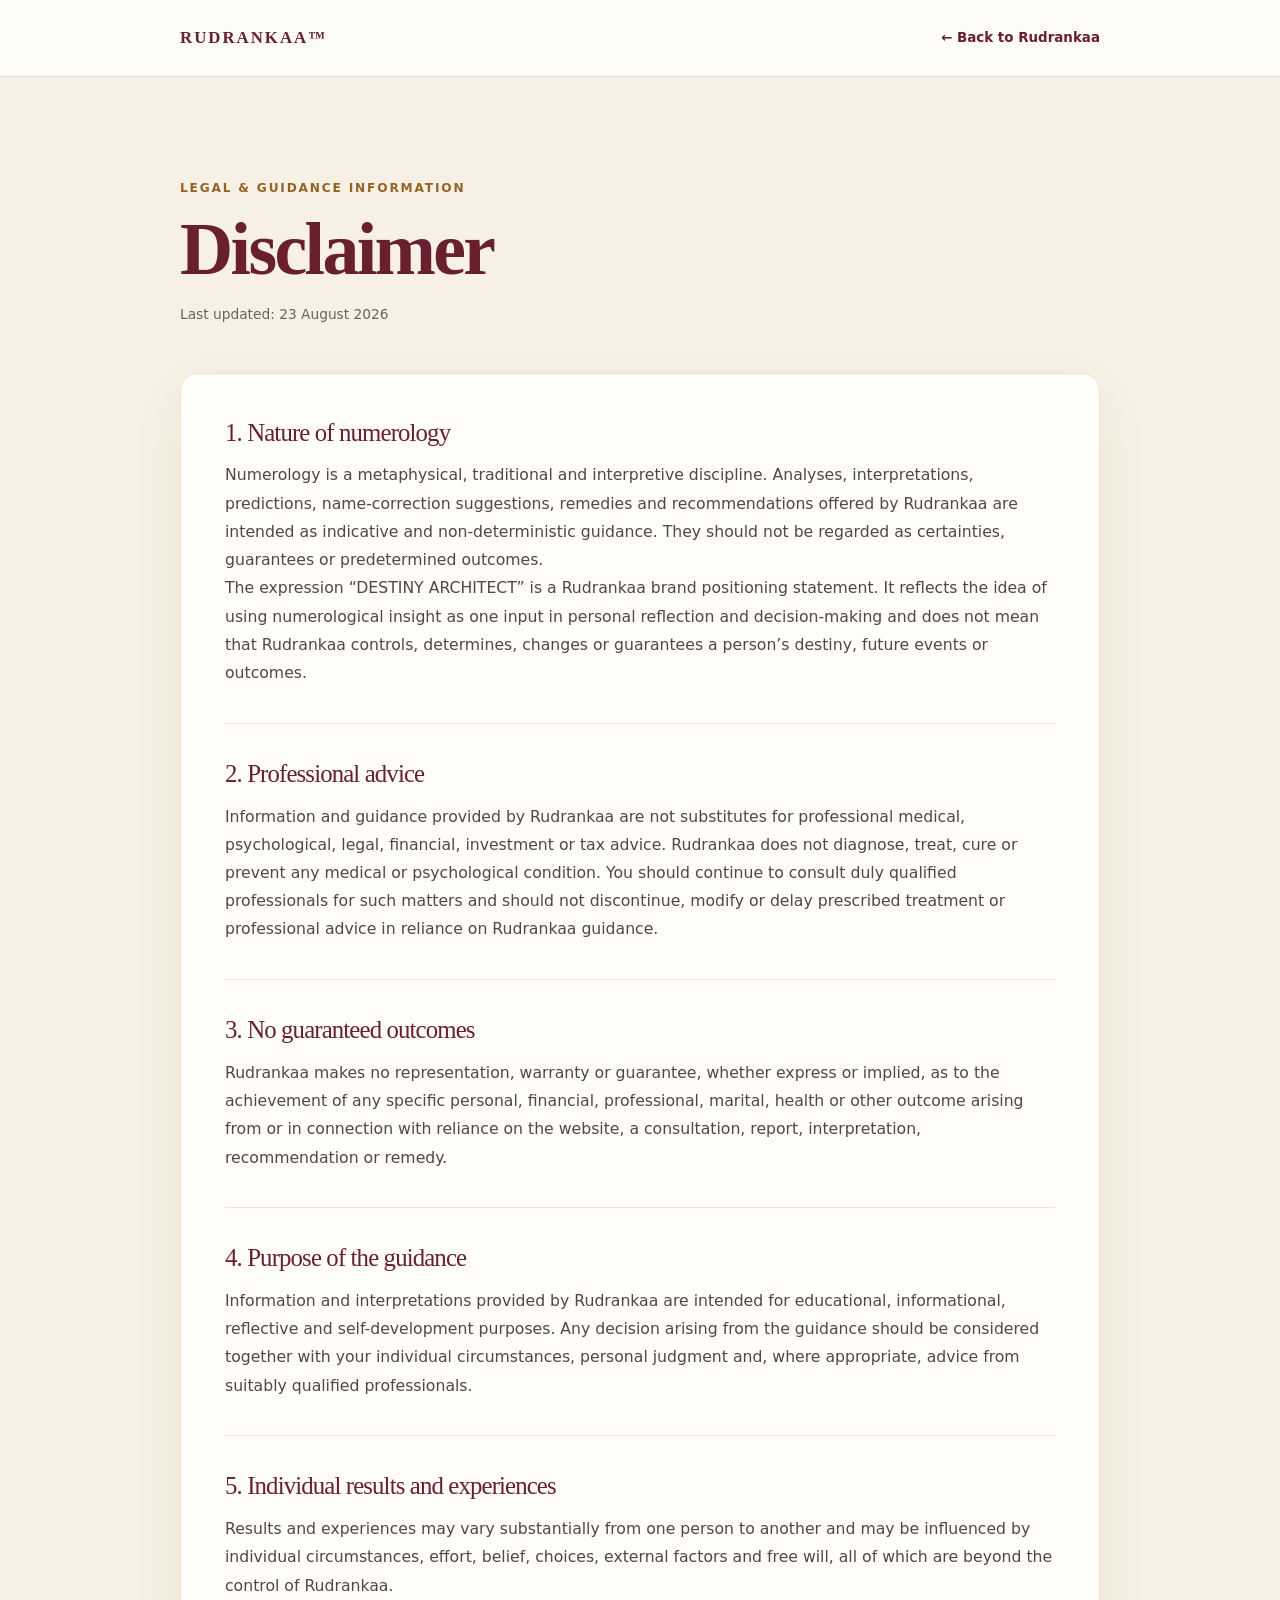
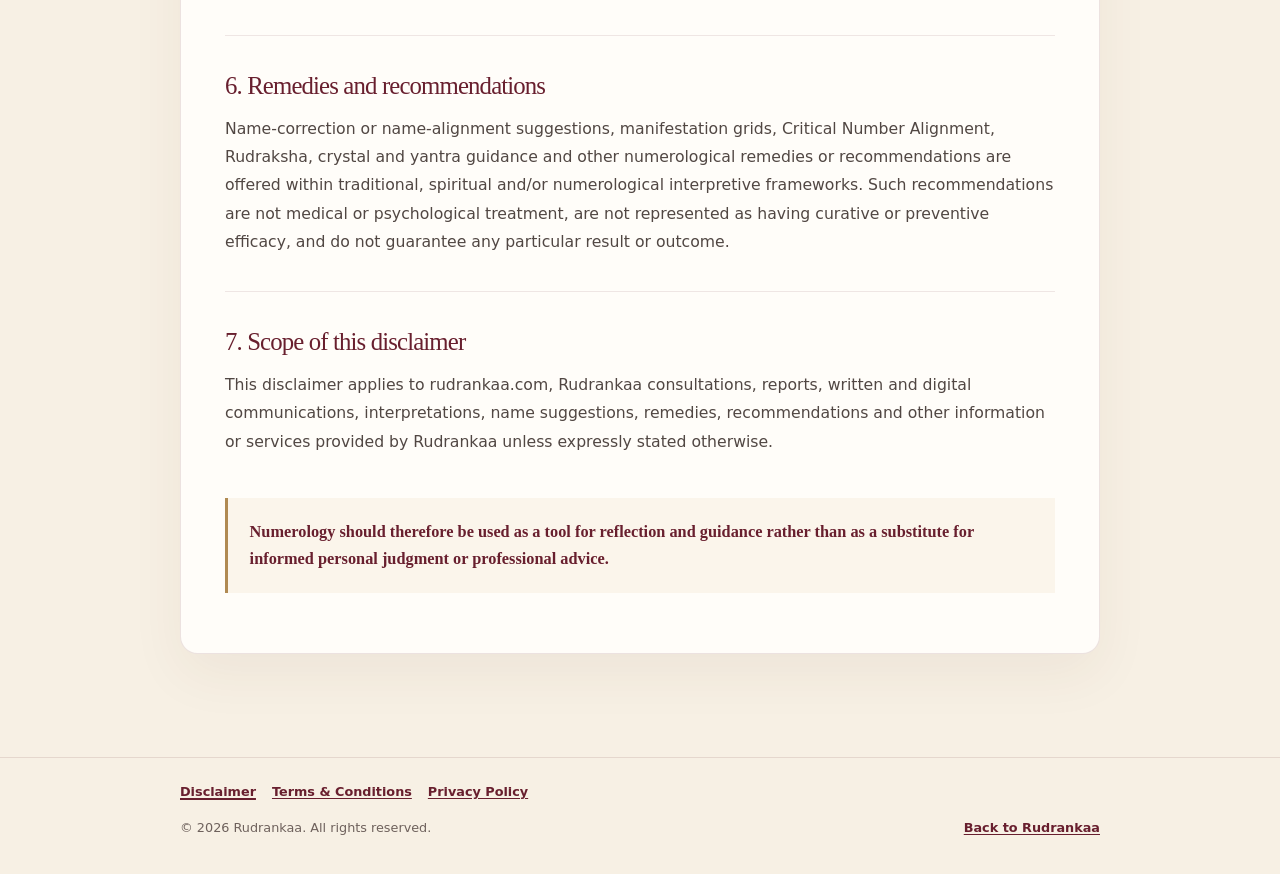
<file: disclaimer.html>
<!doctype html>
<html lang="en">
  <head>
    <meta charset="utf-8" />
    <meta name="viewport" content="width=device-width, initial-scale=1" />
    <meta
      name="description"
      content="Rudrankaa disclaimer covering numerology guidance, consultations, reports, recommendations and remedies."
    />
    <meta name="theme-color" content="#f7f0e4" />
    <title>Disclaimer | Rudrankaa</title>
    <link rel="canonical" href="https://rudrankaa.com/disclaimer.html" />
    <link rel="icon" href="assets/favicon.svg" type="image/svg+xml" />
    <link rel="apple-touch-icon" href="assets/rudrankaa-logo-600.png" />
    <link rel="stylesheet" href="styles-v2.css?v=8" />
    <link rel="stylesheet" href="legal.css?v=6" />
  </head>
  <body class="legal-page">
    <header class="legal-header">
      <div class="legal-shell legal-header-inner">
        <a class="legal-brand" href="index.html" aria-label="Rudrankaa home">RUDRANKAA™</a>
        <a class="legal-back" href="index.html">← Back to Rudrankaa</a>
      </div>
    </header>

    <main class="legal-shell legal-main">
      <section class="legal-hero" aria-labelledby="disclaimer-title">
        <p class="legal-eyebrow">Legal &amp; guidance information</p>
        <h1 id="disclaimer-title">Disclaimer</h1>
        <p class="legal-updated">Last updated: 23 August 2026</p>
      </section>

      <article class="legal-content">
        <section class="legal-section">
          <h2>1. Nature of numerology</h2>
          <p>
            Numerology is a metaphysical, traditional and interpretive discipline. Analyses,
            interpretations, predictions, name-correction suggestions, remedies and recommendations
            offered by Rudrankaa are intended as indicative and non-deterministic guidance. They
            should not be regarded as certainties, guarantees or predetermined outcomes.
          </p>
          <p>
            The expression “DESTINY ARCHITECT” is a Rudrankaa brand positioning statement. It reflects
            the idea of using numerological insight as one input in personal reflection and
            decision-making and does not mean that Rudrankaa controls, determines, changes or
            guarantees a person’s destiny, future events or outcomes.
          </p>
        </section>

        <section class="legal-section">
          <h2>2. Professional advice</h2>
          <p>
            Information and guidance provided by Rudrankaa are not substitutes for professional
            medical, psychological, legal, financial, investment or tax advice. Rudrankaa does not
            diagnose, treat, cure or prevent any medical or psychological condition. You should
            continue to consult duly qualified professionals for such matters and should not
            discontinue, modify or delay prescribed treatment or professional advice in reliance on
            Rudrankaa guidance.
          </p>
        </section>

        <section class="legal-section">
          <h2>3. No guaranteed outcomes</h2>
          <p>
            Rudrankaa makes no representation, warranty or guarantee, whether express or implied,
            as to the achievement of any specific personal, financial, professional, marital,
            health or other outcome arising from or in connection with reliance on the website,
            a consultation, report, interpretation, recommendation or remedy.
          </p>
        </section>

        <section class="legal-section">
          <h2>4. Purpose of the guidance</h2>
          <p>
            Information and interpretations provided by Rudrankaa are intended for educational,
            informational, reflective and self-development purposes. Any decision arising from the
            guidance should be considered together with your individual circumstances, personal
            judgment and, where appropriate, advice from suitably qualified professionals.
          </p>
        </section>

        <section class="legal-section">
          <h2>5. Individual results and experiences</h2>
          <p>
            Results and experiences may vary substantially from one person to another and may be
            influenced by individual circumstances, effort, belief, choices, external factors and
            free will, all of which are beyond the control of Rudrankaa.
          </p>
        </section>

        <section class="legal-section">
          <h2>6. Remedies and recommendations</h2>
          <p>
            Name-correction or name-alignment suggestions, manifestation grids, Critical Number
            Alignment, Rudraksha, crystal and yantra guidance and other numerological remedies or
            recommendations are offered within traditional, spiritual and/or numerological interpretive
            frameworks. Such recommendations are not medical or psychological treatment, are not
            represented as having curative or preventive efficacy, and do not guarantee any particular
            result or outcome.
          </p>
        </section>

        <section class="legal-section">
          <h2>7. Scope of this disclaimer</h2>
          <p>
            This disclaimer applies to rudrankaa.com, Rudrankaa consultations, reports, written and
            digital communications, interpretations, name suggestions, remedies, recommendations
            and other information or services provided by Rudrankaa unless expressly stated
            otherwise.
          </p>
        </section>

        <p class="legal-note">
          Numerology should therefore be used as a tool for reflection and guidance rather than as
          a substitute for informed personal judgment or professional advice.
        </p>
      </article>
    </main>

    <footer class="legal-footer">
      <div class="legal-shell legal-footer-inner legal-footer-stacked">
        <nav class="legal-footer-links" aria-label="Legal information">
          <a href="disclaimer.html" aria-current="page">Disclaimer</a>
          <a href="terms.html">Terms &amp; Conditions</a>
          <a href="privacy.html">Privacy Policy</a>
        </nav>
        <div class="legal-footer-meta">
          <span>© 2026 Rudrankaa. All rights reserved.</span>
          <a href="index.html">Back to Rudrankaa</a>
        </div>
      </div>
    </footer>
  </body>
</html>
</file>
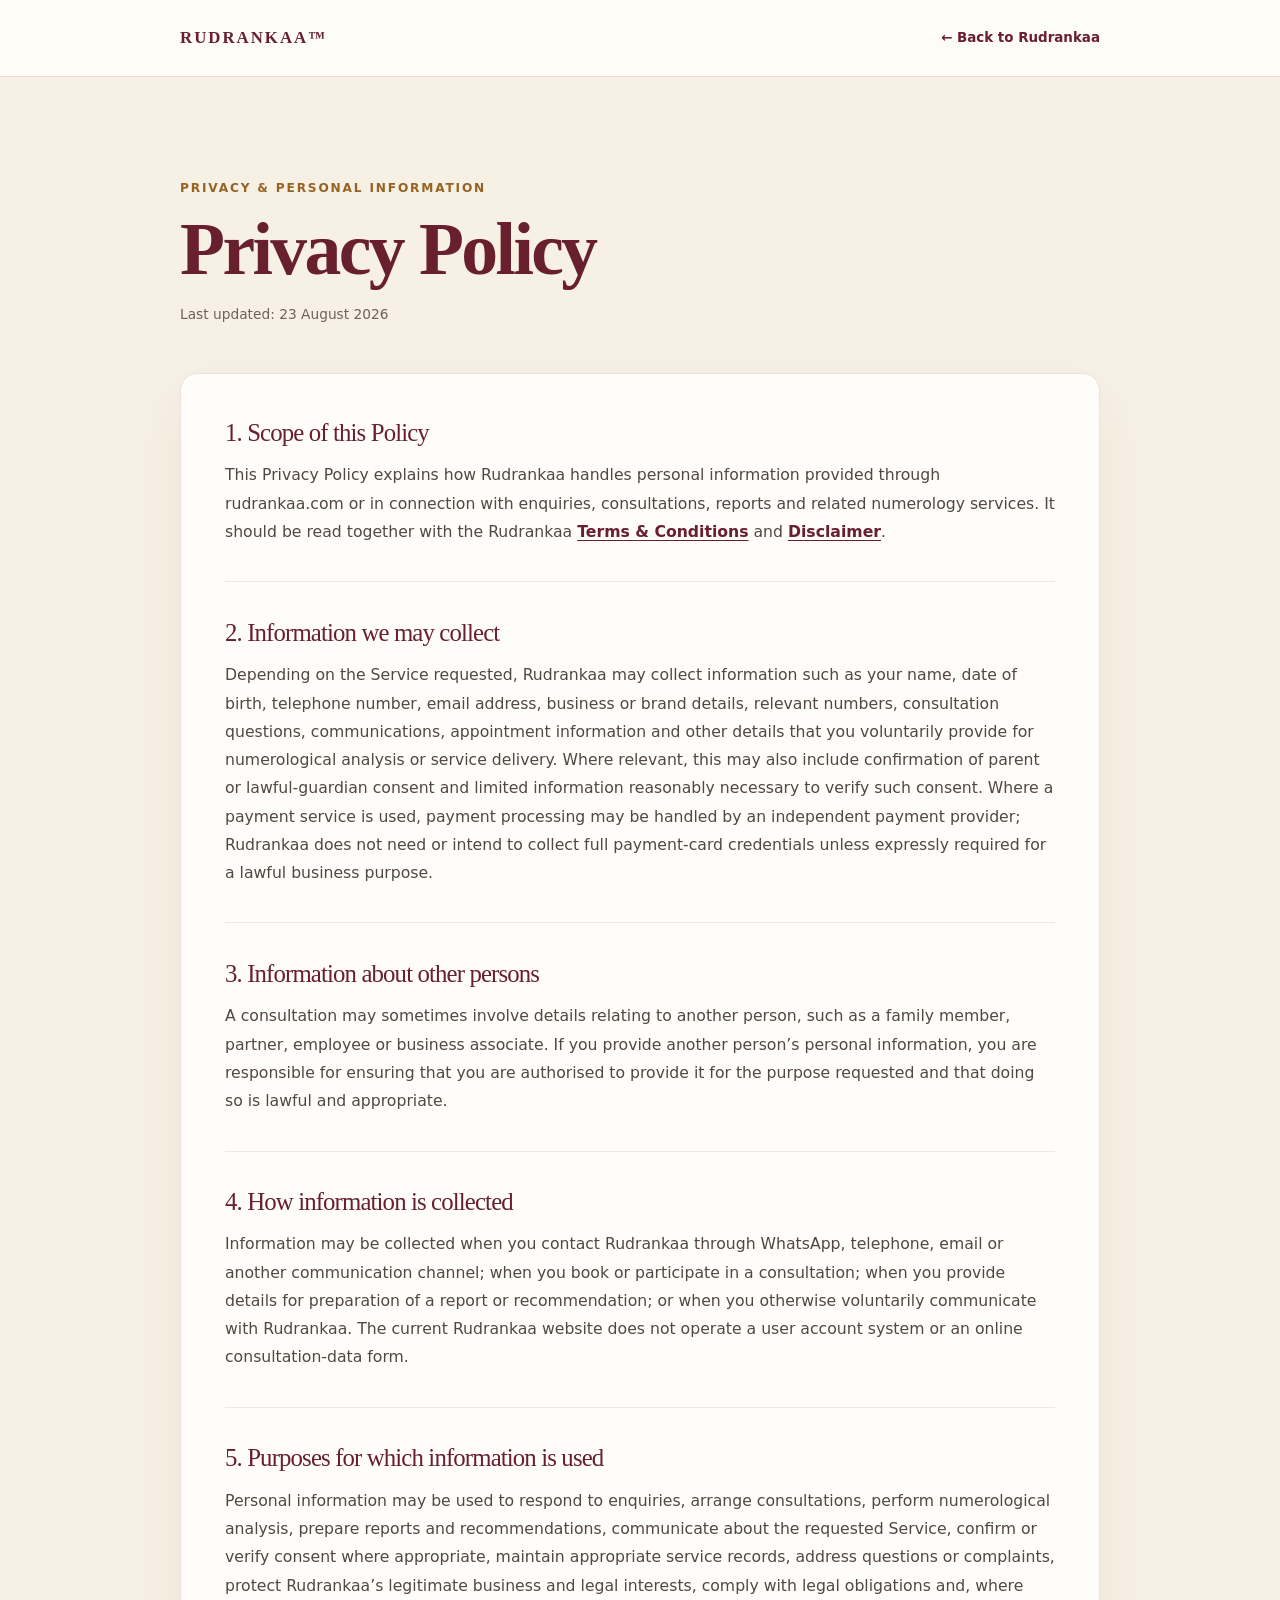
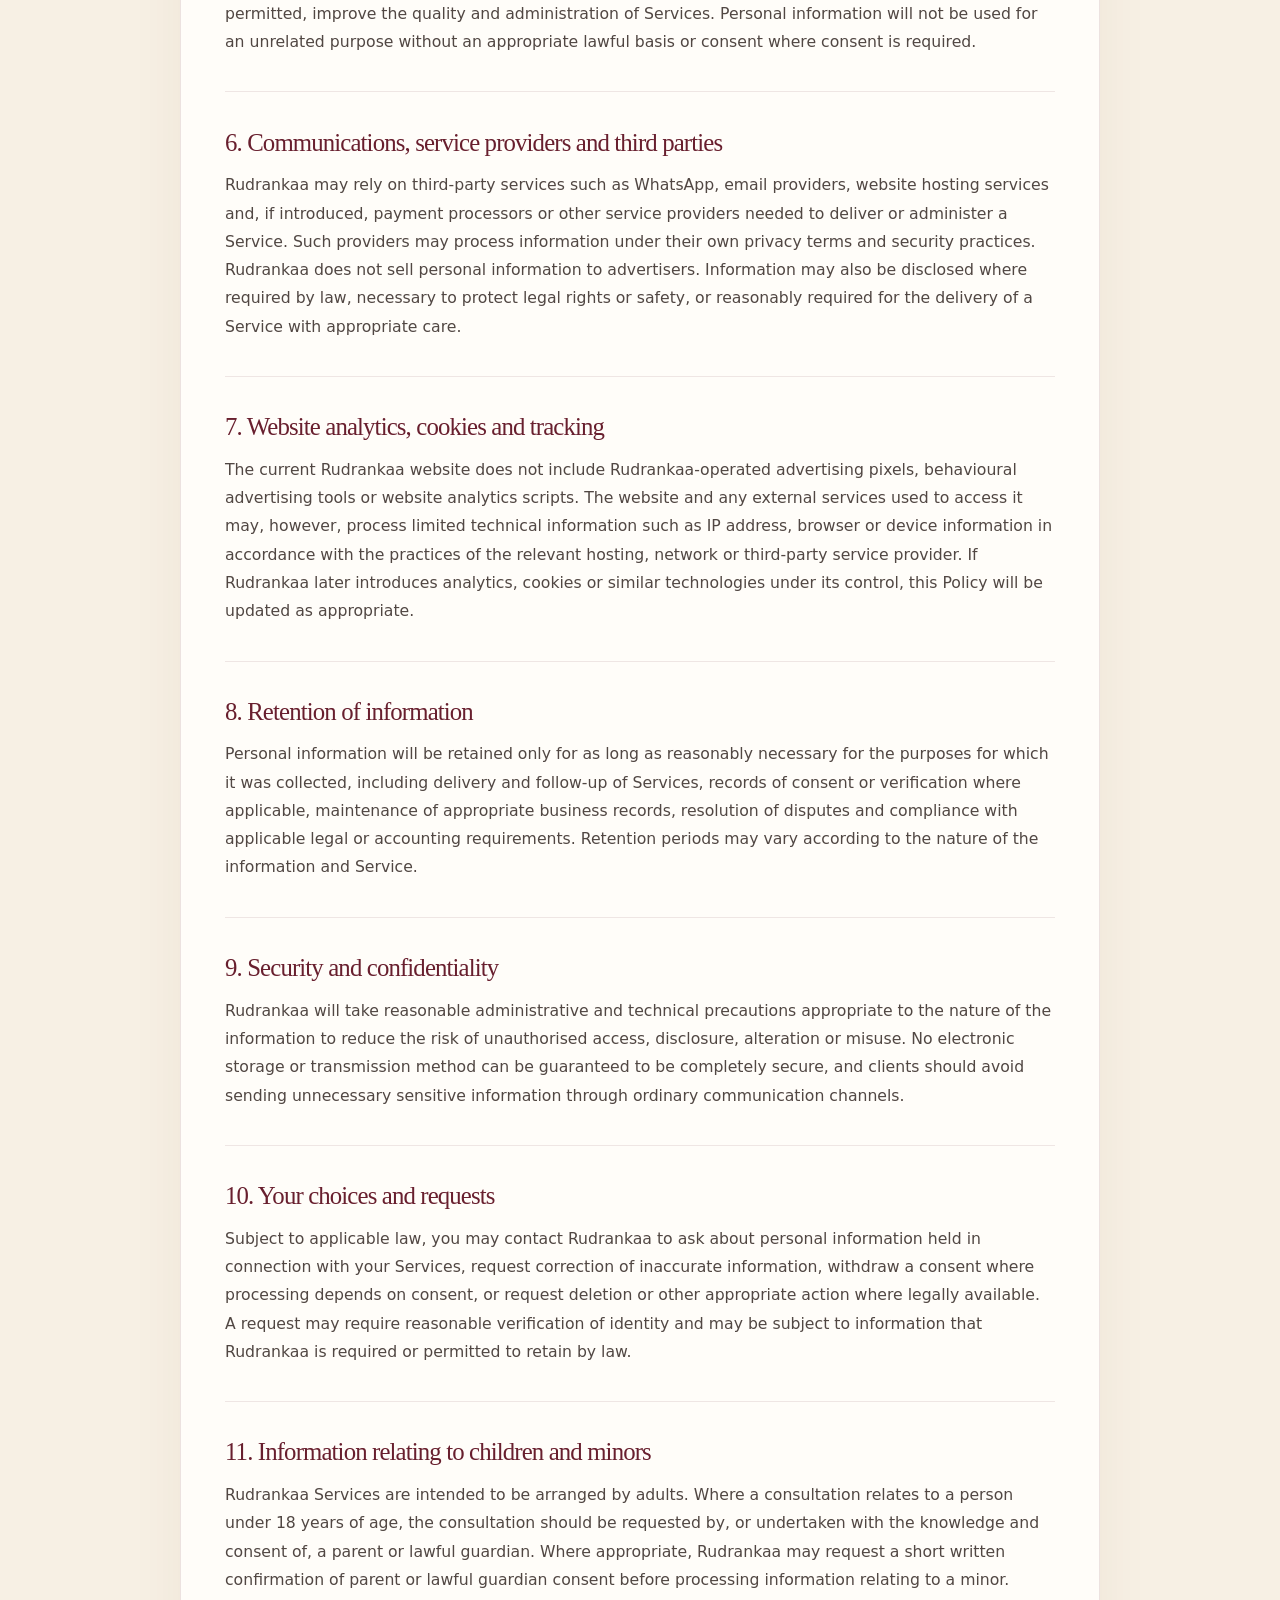
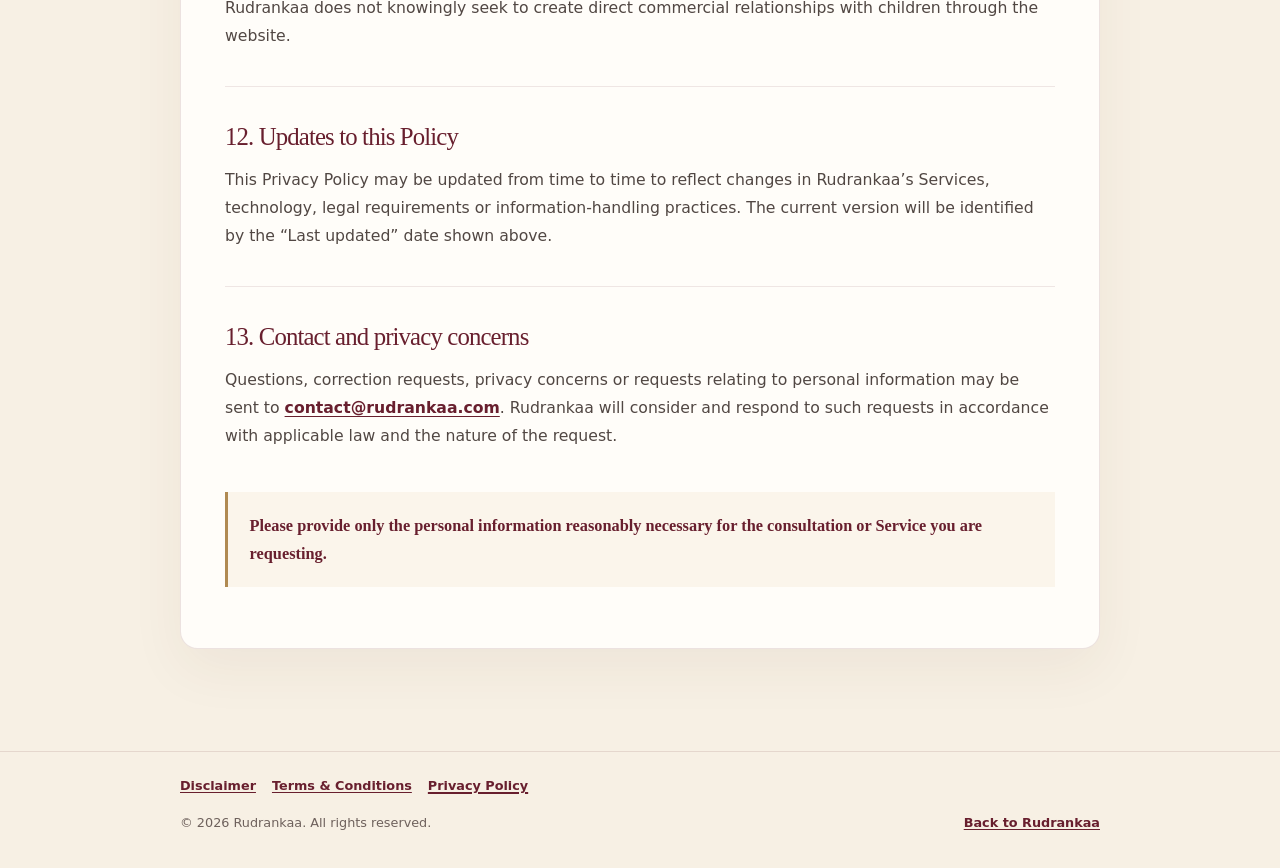
<file: privacy.html>
<!doctype html>
<html lang="en">
  <head>
    <meta charset="utf-8" />
    <meta name="viewport" content="width=device-width, initial-scale=1" />
    <meta
      name="description"
      content="Rudrankaa privacy policy explaining how personal information is collected, used and protected in connection with consultations and website contact."
    />
    <meta name="theme-color" content="#f7f0e4" />
    <title>Privacy Policy | Rudrankaa</title>
    <link rel="canonical" href="https://rudrankaa.com/privacy.html" />
    <link rel="icon" href="assets/favicon.svg" type="image/svg+xml" />
    <link rel="apple-touch-icon" href="assets/rudrankaa-logo-600.png" />
    <link rel="stylesheet" href="styles-v2.css?v=8" />
    <link rel="stylesheet" href="legal.css?v=6" />
  </head>
  <body class="legal-page">
    <header class="legal-header">
      <div class="legal-shell legal-header-inner">
        <a class="legal-brand" href="index.html" aria-label="Rudrankaa home">RUDRANKAA™</a>
        <a class="legal-back" href="index.html">← Back to Rudrankaa</a>
      </div>
    </header>

    <main class="legal-shell legal-main">
      <section class="legal-hero" aria-labelledby="privacy-title">
        <p class="legal-eyebrow">Privacy &amp; personal information</p>
        <h1 id="privacy-title">Privacy Policy</h1>
        <p class="legal-updated">Last updated: 23 August 2026</p>
      </section>

      <article class="legal-content">
        <section class="legal-section">
          <h2>1. Scope of this Policy</h2>
          <p>
            This Privacy Policy explains how Rudrankaa handles personal information provided through
            rudrankaa.com or in connection with enquiries, consultations, reports and related
            numerology services. It should be read together with the Rudrankaa
            <a href="terms.html">Terms &amp; Conditions</a> and <a href="disclaimer.html">Disclaimer</a>.
          </p>
        </section>

        <section class="legal-section">
          <h2>2. Information we may collect</h2>
          <p>
            Depending on the Service requested, Rudrankaa may collect information such as your name,
            date of birth, telephone number, email address, business or brand details, relevant numbers,
            consultation questions, communications, appointment information and other details that you
            voluntarily provide for numerological analysis or service delivery. Where relevant, this may
            also include confirmation of parent or lawful-guardian consent and limited information
            reasonably necessary to verify such consent. Where a payment service is used, payment
            processing may be handled by an independent payment provider; Rudrankaa does not need or
            intend to collect full payment-card credentials unless expressly required for a lawful
            business purpose.
          </p>
        </section>

        <section class="legal-section">
          <h2>3. Information about other persons</h2>
          <p>
            A consultation may sometimes involve details relating to another person, such as a family
            member, partner, employee or business associate. If you provide another person’s personal
            information, you are responsible for ensuring that you are authorised to provide it for the
            purpose requested and that doing so is lawful and appropriate.
          </p>
        </section>

        <section class="legal-section">
          <h2>4. How information is collected</h2>
          <p>
            Information may be collected when you contact Rudrankaa through WhatsApp, telephone, email
            or another communication channel; when you book or participate in a consultation; when you
            provide details for preparation of a report or recommendation; or when you otherwise
            voluntarily communicate with Rudrankaa. The current Rudrankaa website does not operate a
            user account system or an online consultation-data form.
          </p>
        </section>

        <section class="legal-section">
          <h2>5. Purposes for which information is used</h2>
          <p>
            Personal information may be used to respond to enquiries, arrange consultations, perform
            numerological analysis, prepare reports and recommendations, communicate about the requested
            Service, confirm or verify consent where appropriate, maintain appropriate service records,
            address questions or complaints, protect Rudrankaa’s legitimate business and legal interests,
            comply with legal obligations and, where permitted, improve the quality and administration of
            Services. Personal information will not be used for an unrelated purpose without an
            appropriate lawful basis or consent where consent is required.
          </p>
        </section>

        <section class="legal-section">
          <h2>6. Communications, service providers and third parties</h2>
          <p>
            Rudrankaa may rely on third-party services such as WhatsApp, email providers, website
            hosting services and, if introduced, payment processors or other service providers needed
            to deliver or administer a Service. Such providers may process information under their own
            privacy terms and security practices. Rudrankaa does not sell personal information to
            advertisers. Information may also be disclosed where required by law, necessary to protect
            legal rights or safety, or reasonably required for the delivery of a Service with appropriate
            care.
          </p>
        </section>

        <section class="legal-section">
          <h2>7. Website analytics, cookies and tracking</h2>
          <p>
            The current Rudrankaa website does not include Rudrankaa-operated advertising pixels,
            behavioural advertising tools or website analytics scripts. The website and any external
            services used to access it may, however, process limited technical information such as IP
            address, browser or device information in accordance with the practices of the relevant
            hosting, network or third-party service provider. If Rudrankaa later introduces analytics,
            cookies or similar technologies under its control, this Policy will be updated as
            appropriate.
          </p>
        </section>

        <section class="legal-section">
          <h2>8. Retention of information</h2>
          <p>
            Personal information will be retained only for as long as reasonably necessary for the
            purposes for which it was collected, including delivery and follow-up of Services, records
            of consent or verification where applicable, maintenance of appropriate business records,
            resolution of disputes and compliance with applicable legal or accounting requirements.
            Retention periods may vary according to the nature of the information and Service.
          </p>
        </section>

        <section class="legal-section">
          <h2>9. Security and confidentiality</h2>
          <p>
            Rudrankaa will take reasonable administrative and technical precautions appropriate to the
            nature of the information to reduce the risk of unauthorised access, disclosure, alteration
            or misuse. No electronic storage or transmission method can be guaranteed to be completely
            secure, and clients should avoid sending unnecessary sensitive information through ordinary
            communication channels.
          </p>
        </section>

        <section class="legal-section">
          <h2>10. Your choices and requests</h2>
          <p>
            Subject to applicable law, you may contact Rudrankaa to ask about personal information held
            in connection with your Services, request correction of inaccurate information, withdraw a
            consent where processing depends on consent, or request deletion or other appropriate action
            where legally available. A request may require reasonable verification of identity and may
            be subject to information that Rudrankaa is required or permitted to retain by law.
          </p>
        </section>

        <section class="legal-section">
          <h2>11. Information relating to children and minors</h2>
          <p>
            Rudrankaa Services are intended to be arranged by adults. Where a consultation relates to a
            person under 18 years of age, the consultation should be requested by, or undertaken with
            the knowledge and consent of, a parent or lawful guardian. Where appropriate, Rudrankaa may
            request a short written confirmation of parent or lawful guardian consent before processing
            information relating to a minor. Rudrankaa does not knowingly seek to create direct
            commercial relationships with children through the website.
          </p>
        </section>

        <section class="legal-section">
          <h2>12. Updates to this Policy</h2>
          <p>
            This Privacy Policy may be updated from time to time to reflect changes in Rudrankaa’s
            Services, technology, legal requirements or information-handling practices. The current
            version will be identified by the “Last updated” date shown above.
          </p>
        </section>

        <section class="legal-section">
          <h2>13. Contact and privacy concerns</h2>
          <p>
            Questions, correction requests, privacy concerns or requests relating to personal
            information may be sent to <a href="mailto:contact@rudrankaa.com">contact@rudrankaa.com</a>.
            Rudrankaa will consider and respond to such requests in accordance with applicable law and
            the nature of the request.
          </p>
        </section>

        <p class="legal-note">
          Please provide only the personal information reasonably necessary for the consultation or
          Service you are requesting.
        </p>
      </article>
    </main>

    <footer class="legal-footer">
      <div class="legal-shell legal-footer-inner legal-footer-stacked">
        <nav class="legal-footer-links" aria-label="Legal information">
          <a href="disclaimer.html">Disclaimer</a>
          <a href="terms.html">Terms &amp; Conditions</a>
          <a href="privacy.html" aria-current="page">Privacy Policy</a>
        </nav>
        <div class="legal-footer-meta">
          <span>© 2026 Rudrankaa. All rights reserved.</span>
          <a href="index.html">Back to Rudrankaa</a>
        </div>
      </div>
    </footer>
  </body>
</html>
</file>
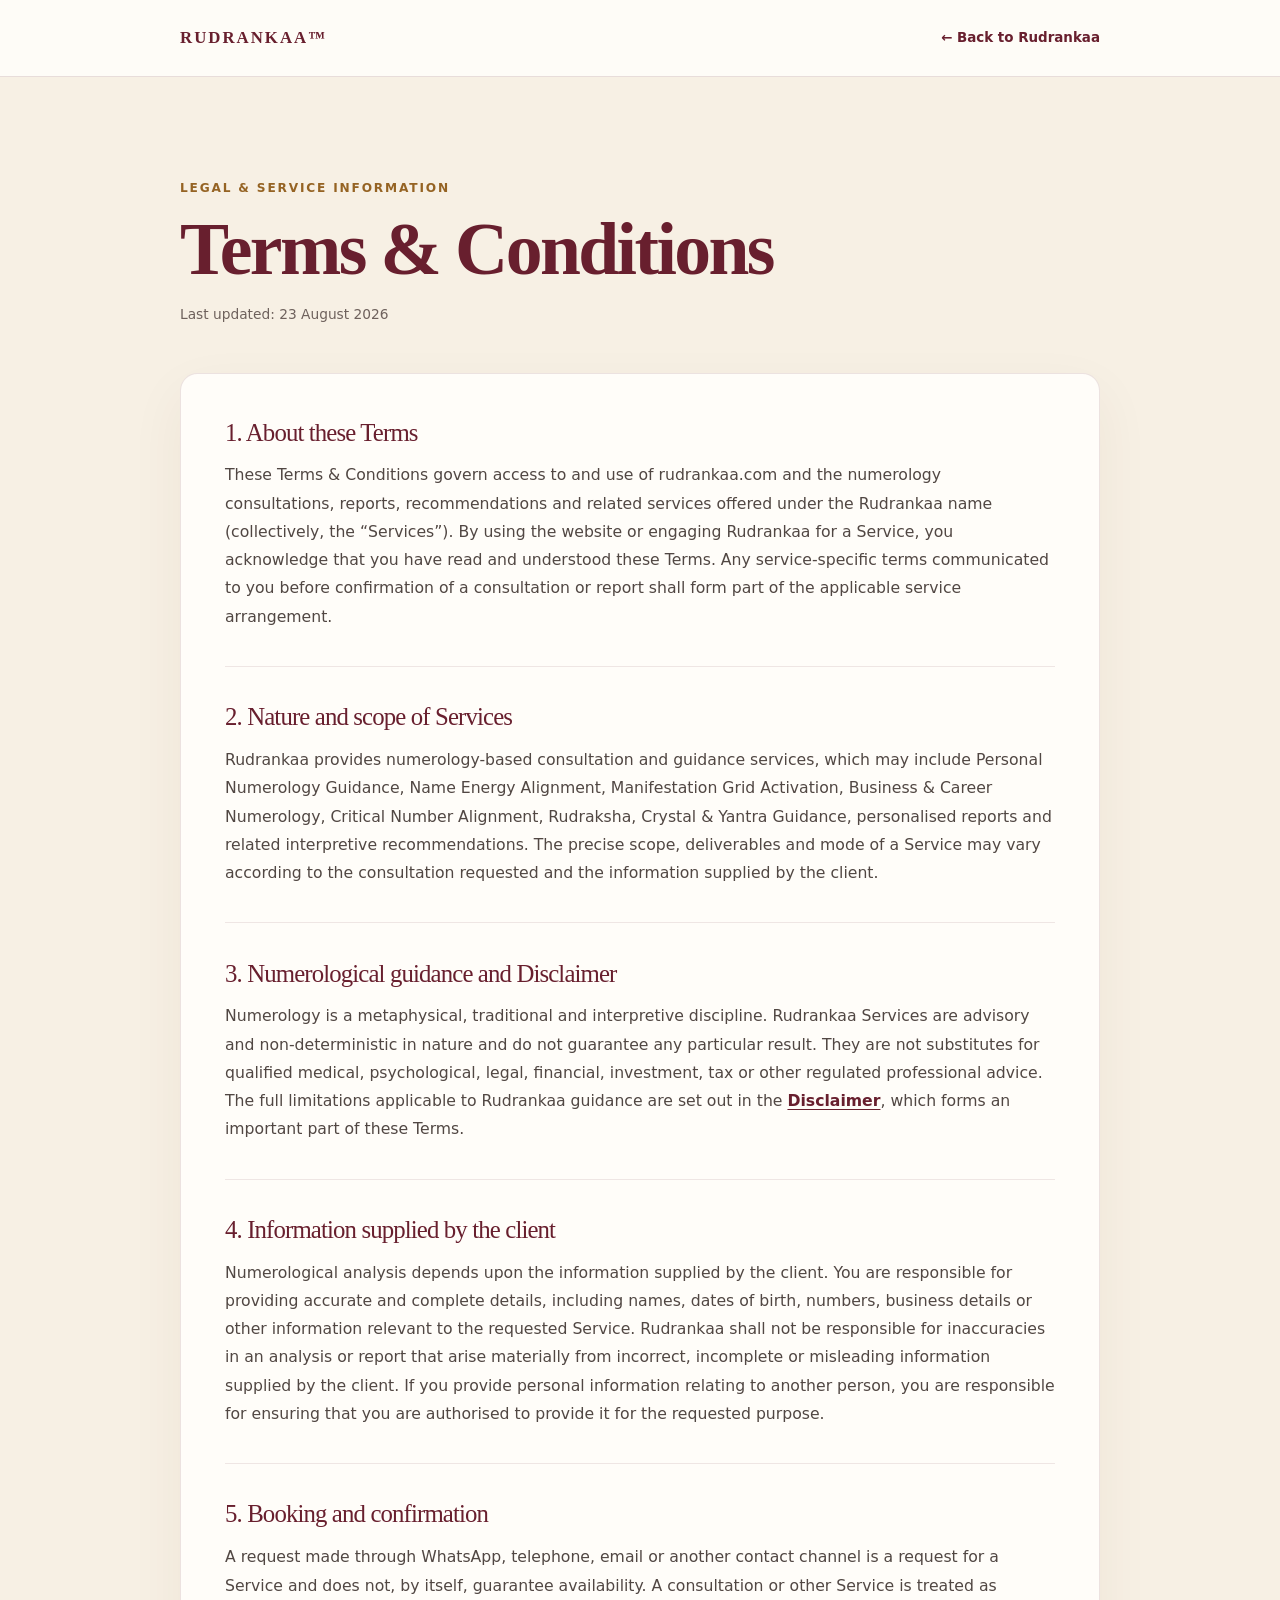
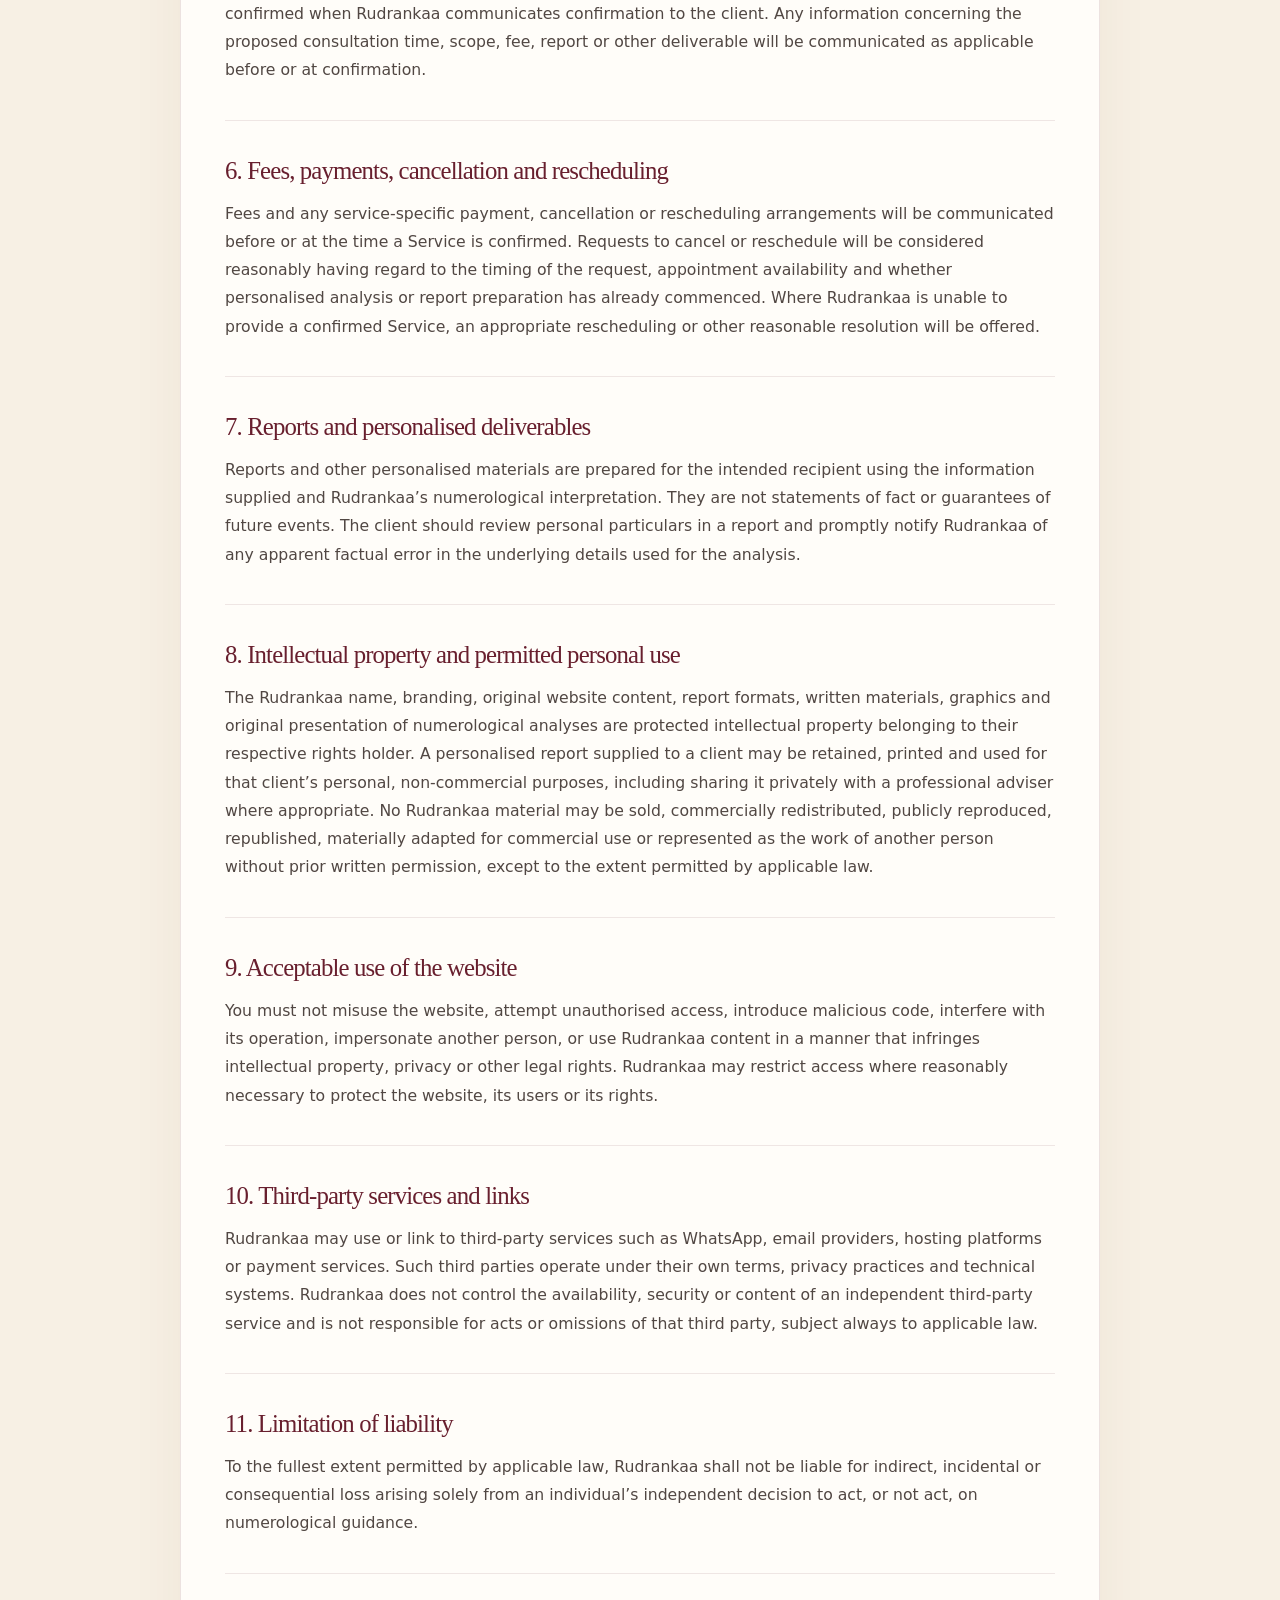
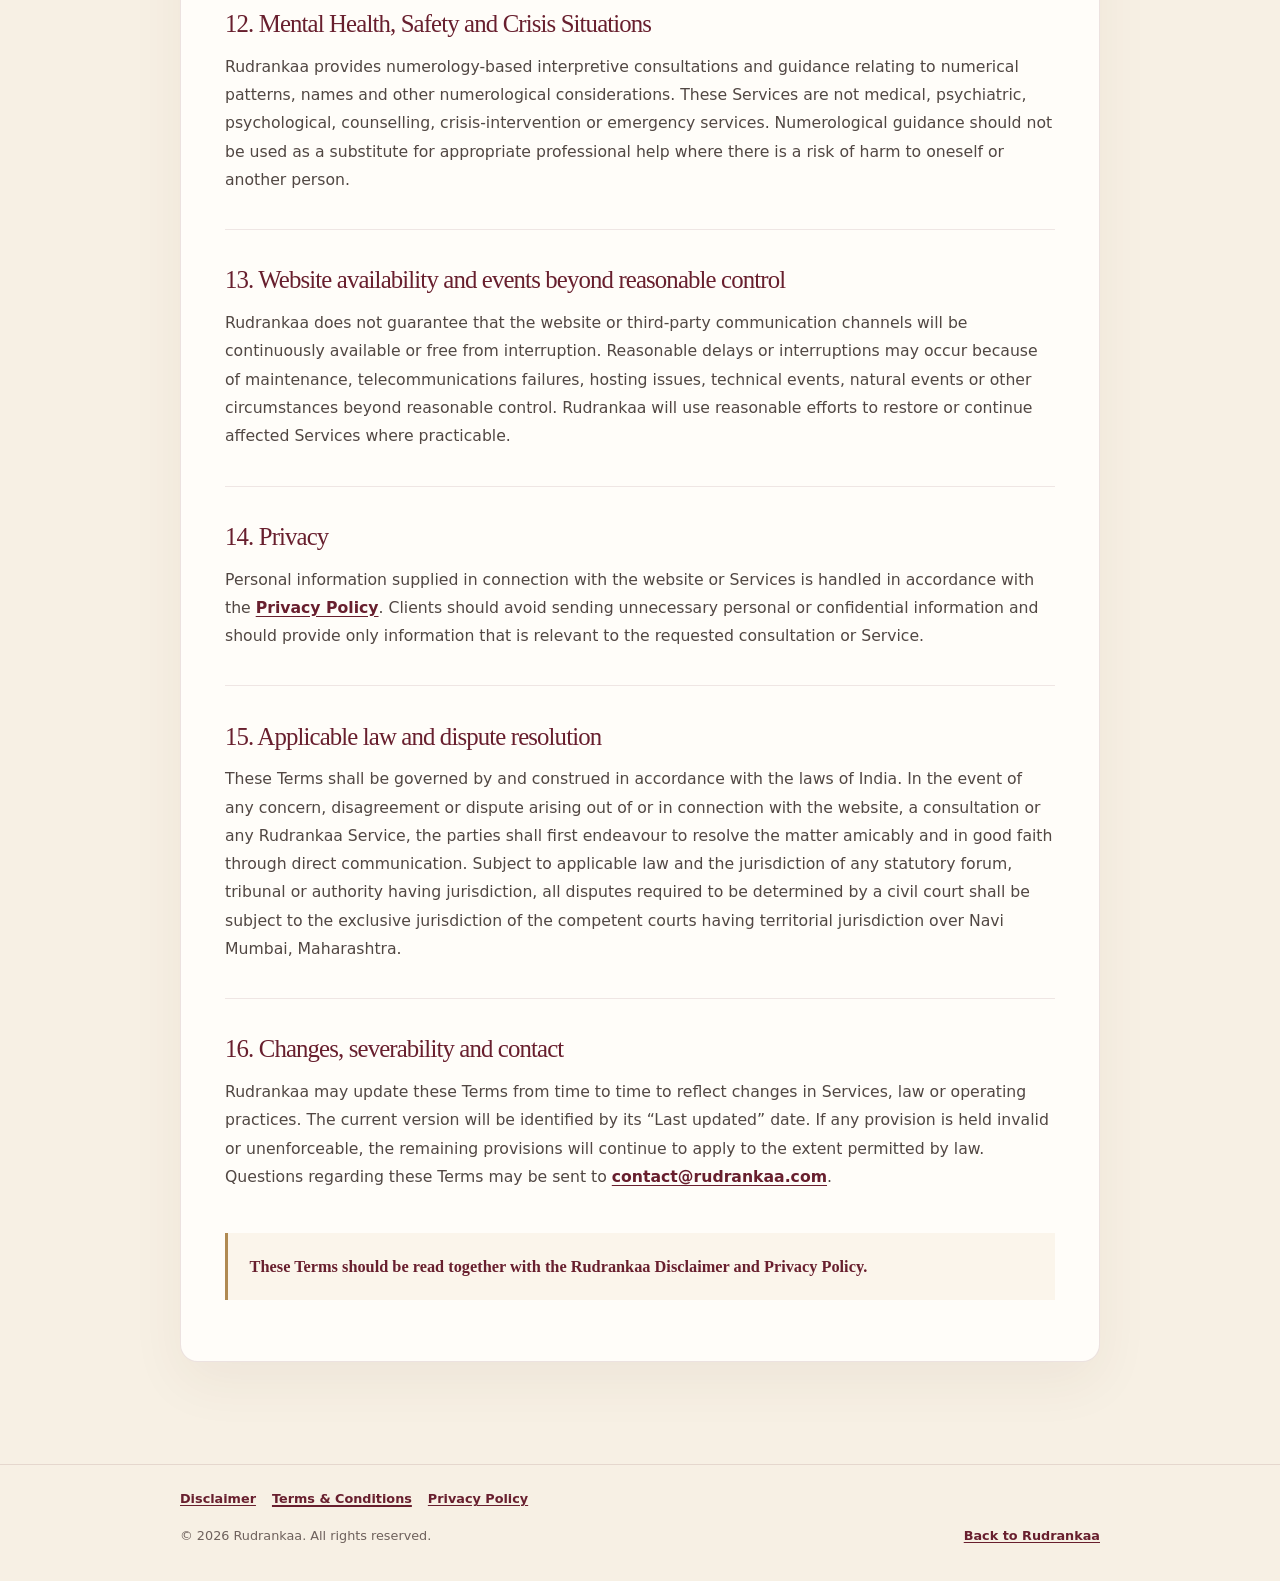
<file: terms.html>
<!doctype html>
<html lang="en">
  <head>
    <meta charset="utf-8" />
    <meta name="viewport" content="width=device-width, initial-scale=1" />
    <meta
      name="description"
      content="Rudrankaa terms and conditions governing website use, consultations, reports and related numerology services."
    />
    <meta name="theme-color" content="#f7f0e4" />
    <title>Terms &amp; Conditions | Rudrankaa</title>
    <link rel="canonical" href="https://rudrankaa.com/terms.html" />
    <link rel="icon" href="assets/favicon.svg" type="image/svg+xml" />
    <link rel="apple-touch-icon" href="assets/rudrankaa-logo-600.png" />
    <link rel="stylesheet" href="styles-v2.css?v=8" />
    <link rel="stylesheet" href="legal.css?v=6" />
  </head>
  <body class="legal-page">
    <header class="legal-header">
      <div class="legal-shell legal-header-inner">
        <a class="legal-brand" href="index.html" aria-label="Rudrankaa home">RUDRANKAA™</a>
        <a class="legal-back" href="index.html">← Back to Rudrankaa</a>
      </div>
    </header>

    <main class="legal-shell legal-main">
      <section class="legal-hero" aria-labelledby="terms-title">
        <p class="legal-eyebrow">Legal &amp; service information</p>
        <h1 id="terms-title">Terms &amp; Conditions</h1>
        <p class="legal-updated">Last updated: 23 August 2026</p>
      </section>

      <article class="legal-content">
        <section class="legal-section">
          <h2>1. About these Terms</h2>
          <p>
            These Terms &amp; Conditions govern access to and use of rudrankaa.com and the numerology
            consultations, reports, recommendations and related services offered under the Rudrankaa
            name (collectively, the “Services”). By using the website or engaging Rudrankaa for a
            Service, you acknowledge that you have read and understood these Terms. Any service-specific
            terms communicated to you before confirmation of a consultation or report shall form part
            of the applicable service arrangement.
          </p>
        </section>

        <section class="legal-section">
          <h2>2. Nature and scope of Services</h2>
          <p>
            Rudrankaa provides numerology-based consultation and guidance services, which may include
            Personal Numerology Guidance, Name Energy Alignment, Manifestation Grid Activation,
            Business &amp; Career Numerology, Critical Number Alignment, Rudraksha, Crystal &amp; Yantra
            Guidance, personalised reports and related interpretive recommendations. The precise scope,
            deliverables and mode of a Service may vary according to the consultation requested and
            the information supplied by the client.
          </p>
        </section>

        <section class="legal-section">
          <h2>3. Numerological guidance and Disclaimer</h2>
          <p>
            Numerology is a metaphysical, traditional and interpretive discipline. Rudrankaa Services
            are advisory and non-deterministic in nature and do not guarantee any particular result.
            They are not substitutes for qualified medical, psychological, legal, financial,
            investment, tax or other regulated professional advice. The full limitations applicable
            to Rudrankaa guidance are set out in the <a href="disclaimer.html">Disclaimer</a>, which
            forms an important part of these Terms.
          </p>
        </section>

        <section class="legal-section">
          <h2>4. Information supplied by the client</h2>
          <p>
            Numerological analysis depends upon the information supplied by the client. You are
            responsible for providing accurate and complete details, including names, dates of birth,
            numbers, business details or other information relevant to the requested Service. Rudrankaa
            shall not be responsible for inaccuracies in an analysis or report that arise materially
            from incorrect, incomplete or misleading information supplied by the client. If you provide
            personal information relating to another person, you are responsible for ensuring that you
            are authorised to provide it for the requested purpose.
          </p>
        </section>

        <section class="legal-section">
          <h2>5. Booking and confirmation</h2>
          <p>
            A request made through WhatsApp, telephone, email or another contact channel is a request
            for a Service and does not, by itself, guarantee availability. A consultation or other
            Service is treated as confirmed when Rudrankaa communicates confirmation to the client.
            Any information concerning the proposed consultation time, scope, fee, report or other
            deliverable will be communicated as applicable before or at confirmation.
          </p>
        </section>

        <section class="legal-section">
          <h2>6. Fees, payments, cancellation and rescheduling</h2>
          <p>
            Fees and any service-specific payment, cancellation or rescheduling arrangements will be
            communicated before or at the time a Service is confirmed. Requests to cancel or reschedule
            will be considered reasonably having regard to the timing of the request, appointment
            availability and whether personalised analysis or report preparation has already commenced.
            Where Rudrankaa is unable to provide a confirmed Service, an appropriate rescheduling or
            other reasonable resolution will be offered.
          </p>
        </section>

        <section class="legal-section">
          <h2>7. Reports and personalised deliverables</h2>
          <p>
            Reports and other personalised materials are prepared for the intended recipient using the
            information supplied and Rudrankaa’s numerological interpretation. They are not statements
            of fact or guarantees of future events. The client should review personal particulars in a
            report and promptly notify Rudrankaa of any apparent factual error in the underlying details
            used for the analysis.
          </p>
        </section>

        <section class="legal-section">
          <h2>8. Intellectual property and permitted personal use</h2>
          <p>
            The Rudrankaa name, branding, original website content, report formats, written materials,
            graphics and original presentation of numerological analyses are protected intellectual
            property belonging to their respective rights holder. A personalised report supplied to a
            client may be retained, printed and used for that client’s personal, non-commercial purposes,
            including sharing it privately with a professional adviser where appropriate. No Rudrankaa
            material may be sold, commercially redistributed, publicly reproduced, republished,
            materially adapted for commercial use or represented as the work of another person without
            prior written permission, except to the extent permitted by applicable law.
          </p>
        </section>

        <section class="legal-section">
          <h2>9. Acceptable use of the website</h2>
          <p>
            You must not misuse the website, attempt unauthorised access, introduce malicious code,
            interfere with its operation, impersonate another person, or use Rudrankaa content in a
            manner that infringes intellectual property, privacy or other legal rights. Rudrankaa may
            restrict access where reasonably necessary to protect the website, its users or its rights.
          </p>
        </section>

        <section class="legal-section">
          <h2>10. Third-party services and links</h2>
          <p>
            Rudrankaa may use or link to third-party services such as WhatsApp, email providers,
            hosting platforms or payment services. Such third parties operate under their own terms,
            privacy practices and technical systems. Rudrankaa does not control the availability,
            security or content of an independent third-party service and is not responsible for acts
            or omissions of that third party, subject always to applicable law.
          </p>
        </section>

        <section class="legal-section">
          <h2>11. Limitation of liability</h2>
          <p>
            To the fullest extent permitted by applicable law, Rudrankaa shall not be liable for
            indirect, incidental or consequential loss arising solely from an individual’s independent
            decision to act, or not act, on numerological guidance.
          </p>
        </section>

        <section class="legal-section">
          <h2>12. Mental Health, Safety and Crisis Situations</h2>
          <p>
            Rudrankaa provides numerology-based interpretive consultations and guidance relating to
            numerical patterns, names and other numerological considerations. These Services are not
            medical, psychiatric, psychological, counselling, crisis-intervention or emergency services.
            Numerological guidance should not be used as a substitute for appropriate professional help
            where there is a risk of harm to oneself or another person.
          </p>
        </section>

        <section class="legal-section">
          <h2>13. Website availability and events beyond reasonable control</h2>
          <p>
            Rudrankaa does not guarantee that the website or third-party communication channels will be
            continuously available or free from interruption. Reasonable delays or interruptions may
            occur because of maintenance, telecommunications failures, hosting issues, technical events,
            natural events or other circumstances beyond reasonable control. Rudrankaa will use
            reasonable efforts to restore or continue affected Services where practicable.
          </p>
        </section>

        <section class="legal-section">
          <h2>14. Privacy</h2>
          <p>
            Personal information supplied in connection with the website or Services is handled in
            accordance with the <a href="privacy.html">Privacy Policy</a>. Clients should avoid sending
            unnecessary personal or confidential information and should provide only information that is
            relevant to the requested consultation or Service.
          </p>
        </section>

        <section class="legal-section">
          <h2>15. Applicable law and dispute resolution</h2>
          <p>
            These Terms shall be governed by and construed in accordance with the laws of India. In the
            event of any concern, disagreement or dispute arising out of or in connection with the
            website, a consultation or any Rudrankaa Service, the parties shall first endeavour to
            resolve the matter amicably and in good faith through direct communication. Subject to
            applicable law and the jurisdiction of any statutory forum, tribunal or authority having
            jurisdiction, all disputes required to be determined by a civil court shall be subject to
            the exclusive jurisdiction of the competent courts having territorial jurisdiction over
            Navi Mumbai, Maharashtra.
          </p>
        </section>

        <section class="legal-section">
          <h2>16. Changes, severability and contact</h2>
          <p>
            Rudrankaa may update these Terms from time to time to reflect changes in Services, law or
            operating practices. The current version will be identified by its “Last updated” date. If
            any provision is held invalid or unenforceable, the remaining provisions will continue to
            apply to the extent permitted by law. Questions regarding these Terms may be sent to
            <a href="mailto:contact@rudrankaa.com">contact@rudrankaa.com</a>.
          </p>
        </section>

        <p class="legal-note">
          These Terms should be read together with the Rudrankaa Disclaimer and Privacy Policy.
        </p>
      </article>
    </main>

    <footer class="legal-footer">
      <div class="legal-shell legal-footer-inner legal-footer-stacked">
        <nav class="legal-footer-links" aria-label="Legal information">
          <a href="disclaimer.html">Disclaimer</a>
          <a href="terms.html" aria-current="page">Terms &amp; Conditions</a>
          <a href="privacy.html">Privacy Policy</a>
        </nav>
        <div class="legal-footer-meta">
          <span>© 2026 Rudrankaa. All rights reserved.</span>
          <a href="index.html">Back to Rudrankaa</a>
        </div>
      </div>
    </footer>
  </body>
</html>
</file>
<file: styles-v2.css>
:root {
  --ink: #1e1714;
  --ink-soft: #645851;
  --ivory: #f8f2e8;
  --paper: #fffdf9;
  --sand: #e9dcc8;
  --gold: #b9853c;
  --gold-text: #956323;
  --gold-light: #d9b779;
  --maroon: #4d201d;
  --maroon-deep: #2e1413;
  --line: rgba(64, 43, 34, 0.16);
  --shadow: 0 24px 70px rgba(54, 32, 23, 0.13);
  --serif: Georgia, "Times New Roman", serif;
  --sans: Inter, ui-sans-serif, system-ui, -apple-system, BlinkMacSystemFont, "Segoe UI", sans-serif;
}

* {
  box-sizing: border-box;
}

html {
  scroll-behavior: smooth;
}

body {
  margin: 0;
  color: var(--ink);
  background: var(--paper);
  font-family: var(--sans);
  line-height: 1.6;
  -webkit-font-smoothing: antialiased;
}

a {
  color: inherit;
}

.skip-link {
  position: fixed;
  left: 1rem;
  top: -5rem;
  z-index: 1000;
  padding: 0.75rem 1rem;
  background: var(--ink);
  color: white;
  text-decoration: none;
}

.skip-link:focus {
  top: 1rem;
}

.shell {
  width: min(1160px, calc(100% - 40px));
  margin-inline: auto;
}

.section-pad {
  padding: 110px 0;
}

.site-header {
  position: sticky;
  top: 0;
  z-index: 50;
  border-bottom: 1px solid transparent;
  background: rgba(255, 253, 249, 0.88);
  backdrop-filter: blur(18px);
  transition: border-color 180ms ease, box-shadow 180ms ease;
}

.site-header.scrolled {
  border-color: var(--line);
  box-shadow: 0 8px 30px rgba(52, 35, 28, 0.06);
}

.header-inner {
  min-height: 82px;
  display: flex;
  align-items: center;
  justify-content: space-between;
  gap: 2rem;
}

.brand {
  display: inline-flex;
  align-items: center;
  gap: 0.7rem;
  text-decoration: none;
}

.brand-logo-frame {
  position: relative;
  width: 220px;
  height: 88px;
  display: block;
  flex: 0 0 auto;
  overflow: hidden;
}

.brand-logo {
  position: absolute;
  top: -38px;
  left: 0;
  display: block;
  width: 220px;
  max-width: none;
  height: auto;
}

.brand-mark {
  width: 40px;
  height: 40px;
  display: grid;
  place-items: center;
  border: 1px solid rgba(77, 32, 29, 0.3);
  border-radius: 50%;
  color: var(--maroon);
  font-family: var(--serif);
  font-size: 1.2rem;
}

.brand-name {
  letter-spacing: 0.19em;
  font-size: 0.92rem;
  font-weight: 760;
}

.site-nav {
  display: flex;
  align-items: center;
  gap: 2rem;
}

.site-nav a {
  font-size: 0.87rem;
  font-weight: 650;
  text-decoration: none;
}

.site-nav a:not(.nav-cta) {
  padding: 0.4rem 0;
  background-image: linear-gradient(var(--gold), var(--gold));
  background-position: 0 100%;
  background-repeat: no-repeat;
  background-size: 0 1px;
  transition: background-size 180ms ease;
}

.site-nav a:not(.nav-cta):hover,
.site-nav a:not(.nav-cta):focus-visible {
  background-size: 100% 1px;
}

.nav-cta {
  padding: 0.75rem 1rem;
  border: 1px solid var(--ink);
  transition: color 180ms ease, background 180ms ease;
}

.nav-cta:hover,
.nav-cta:focus-visible {
  background: var(--ink);
  color: white;
}

.nav-toggle {
  display: none;
  width: 44px;
  height: 44px;
  padding: 10px;
  border: 0;
  background: transparent;
}

.nav-toggle span {
  display: block;
  height: 2px;
  margin: 5px 0;
  background: var(--ink);
}

.hero {
  position: relative;
  min-height: 760px;
  display: grid;
  align-items: center;
  overflow: hidden;
  background:
    radial-gradient(circle at 15% 18%, rgba(217, 183, 121, 0.13), transparent 29%),
    linear-gradient(135deg, #fffdf9 0%, #f8f0e3 100%);
}

.hero-glow {
  position: absolute;
  border-radius: 50%;
  filter: blur(4px);
  pointer-events: none;
}

.hero-glow-one {
  width: 430px;
  height: 430px;
  right: -130px;
  top: -180px;
  border: 1px solid rgba(185, 133, 60, 0.23);
}

.hero-glow-two {
  width: 180px;
  height: 180px;
  left: 44%;
  bottom: -90px;
  background: rgba(185, 133, 60, 0.08);
}

.hero-grid {
  display: grid;
  grid-template-columns: minmax(0, 1.08fr) minmax(380px, 0.92fr);
  align-items: center;
  gap: 7vw;
}

.eyebrow,
.section-label {
  margin: 0 0 1.2rem;
  color: var(--maroon);
  font-size: 0.72rem;
  font-weight: 800;
  letter-spacing: 0.18em;
  text-transform: uppercase;
}

.eyebrow {
  display: flex;
  align-items: center;
  gap: 0.7rem;
}

.eyebrow span {
  width: 34px;
  height: 1px;
  background: var(--gold);
}

h1,
h2,
h3,
p {
  margin-top: 0;
}

h1,
h2 {
  font-family: var(--serif);
  font-weight: 500;
  line-height: 1.06;
  letter-spacing: -0.035em;
}

h1 {
  max-width: 730px;
  margin-bottom: 1.7rem;
  font-size: clamp(3.6rem, 7vw, 6.8rem);
}

h1 em {
  display: block;
  color: var(--maroon);
  font-weight: 400;
}

h2 {
  margin-bottom: 1.5rem;
  font-size: clamp(2.5rem, 4.3vw, 4.6rem);
}

.hero-lead {
  max-width: 610px;
  margin-bottom: 2rem;
  color: var(--ink-soft);
  font-size: 1.1rem;
}

.signature-line {
  margin: -0.55rem 0 1rem;
  color: var(--gold-text);
  font-family: var(--serif);
  font-size: clamp(1rem, 1.6vw, 1.25rem);
  font-style: italic;
}

.hero-actions {
  display: flex;
  align-items: center;
  flex-wrap: wrap;
  gap: 1.6rem;
}

.button {
  display: inline-flex;
  min-height: 52px;
  align-items: center;
  justify-content: center;
  padding: 0.85rem 1.4rem;
  border: 1px solid transparent;
  font-size: 0.87rem;
  font-weight: 750;
  text-decoration: none;
  transition: transform 180ms ease, box-shadow 180ms ease, background 180ms ease;
}

.button:hover,
.button:focus-visible {
  transform: translateY(-2px);
}

.button-primary {
  background: var(--maroon);
  color: white;
  box-shadow: 0 12px 28px rgba(77, 32, 29, 0.2);
}

.button-primary:hover,
.button-primary:focus-visible {
  background: var(--maroon-deep);
  box-shadow: 0 16px 34px rgba(77, 32, 29, 0.28);
}

.text-link {
  font-size: 0.92rem;
  font-weight: 750;
  text-decoration: none;
  text-underline-offset: 5px;
}

.text-link:hover,
.text-link:focus-visible,
.text-link:active {
  text-decoration: underline;
}

.text-link span {
  margin-left: 0.4rem;
}

.hero-notes {
  display: flex;
  flex-wrap: wrap;
  gap: 0.7rem 1.4rem;
  margin-top: 2.4rem;
  color: var(--ink-soft);
  font-size: 0.76rem;
  font-weight: 700;
  letter-spacing: 0.05em;
  text-transform: uppercase;
}

.hero-notes span::before {
  content: "✦";
  margin-right: 0.55rem;
  color: var(--gold);
}

.hero-visual {
  position: relative;
  min-height: 520px;
  display: grid;
  place-items: center;
}

.orbit {
  position: absolute;
  border: 1px solid rgba(77, 32, 29, 0.16);
  border-radius: 50%;
}

.orbit::after {
  content: "";
  position: absolute;
  width: 9px;
  height: 9px;
  border-radius: 50%;
  background: var(--gold);
}

.orbit-one {
  width: 460px;
  height: 460px;
  transform: rotate(-18deg);
}

.orbit-one::after {
  right: 42px;
  bottom: 68px;
}

.orbit-two {
  width: 340px;
  height: 340px;
  border-style: dashed;
  transform: rotate(33deg);
}

.orbit-two::after {
  left: 25px;
  top: 80px;
}

.number-card {
  position: relative;
  z-index: 2;
  width: min(350px, 78vw);
  padding: 2.3rem;
  border: 1px solid rgba(185, 133, 60, 0.33);
  background: rgba(255, 253, 249, 0.9);
  box-shadow: var(--shadow);
  backdrop-filter: blur(10px);
}

.card-kicker {
  display: block;
  margin-bottom: 1.5rem;
  color: var(--maroon);
  font-size: 0.67rem;
  font-weight: 800;
  letter-spacing: 0.16em;
  text-transform: uppercase;
}

.number-grid {
  display: grid;
  grid-template-columns: repeat(3, 1fr);
  gap: 0.55rem;
}

.number-grid span {
  aspect-ratio: 1;
  display: grid;
  place-items: center;
  border: 1px solid var(--line);
  color: #82766f;
  font-family: var(--serif);
  font-size: 1.2rem;
}

.number-grid .number-focus {
  border-color: var(--maroon);
  background: var(--maroon);
  color: white;
  font-size: 1.75rem;
}

.card-line {
  width: 42px;
  height: 1px;
  margin: 1.6rem 0 1rem;
  background: var(--gold);
}

.number-card p {
  margin-bottom: 0;
  color: var(--ink-soft);
  font-family: var(--serif);
  font-size: 1.05rem;
}

.floating-symbol {
  position: absolute;
  z-index: 3;
  display: grid;
  place-items: center;
  width: 60px;
  height: 60px;
  border-radius: 50%;
  background: var(--paper);
  box-shadow: 0 12px 35px rgba(54, 32, 23, 0.12);
  color: var(--maroon);
  font-family: var(--serif);
}

.symbol-one {
  top: 44px;
  right: 10px;
}

.symbol-two {
  bottom: 38px;
  left: 30px;
  font-size: 1.5rem;
}

.symbol-three {
  right: 0;
  bottom: 100px;
  width: 44px;
  height: 44px;
}

.intro-band {
  background: var(--maroon);
  color: white;
}

.intro-band-inner {
  min-height: 96px;
  display: flex;
  align-items: center;
  justify-content: center;
  gap: 2.2rem;
  text-align: center;
}

.intro-band p {
  margin: 0;
  font-family: var(--serif);
  font-size: clamp(1.05rem, 2vw, 1.35rem);
}

.intro-band span {
  color: var(--gold-light);
}

.split-layout {
  display: grid;
  grid-template-columns: minmax(0, 0.9fr) minmax(0, 1.1fr);
  gap: 9vw;
}

.body-copy {
  color: var(--ink-soft);
  font-size: 1.06rem;
}

.body-copy p + p {
  margin-top: 1.4rem;
}

.services {
  background: var(--ivory);
}

.section-heading {
  display: grid;
  grid-template-columns: minmax(0, 1.2fr) minmax(300px, 0.65fr);
  align-items: end;
  gap: 4rem;
  margin-bottom: 3.4rem;
}

.section-heading h2 {
  margin-bottom: 0;
}

.section-heading > p {
  color: var(--ink-soft);
}

.service-grid {
  display: grid;
  grid-template-columns: repeat(3, 1fr);
  gap: 1rem;
}

.service-card {
  position: relative;
  min-height: 390px;
  display: flex;
  flex-direction: column;
  padding: 2rem;
  border: 1px solid var(--line);
  background: rgba(255, 253, 249, 0.7);
  transition: transform 220ms ease, box-shadow 220ms ease, border-color 220ms ease;
}

.service-card:hover {
  z-index: 2;
  transform: translateY(-8px);
  border-color: rgba(185, 133, 60, 0.45);
  box-shadow: var(--shadow);
}

.featured-card {
  background: var(--paper);
  box-shadow: 0 18px 46px rgba(54, 32, 23, 0.08);
}

.service-number {
  display: none;
  align-self: flex-end;
  color: #a4958c;
  font-family: var(--serif);
  font-size: 0.86rem;
}

.service-icon {
  width: 82px;
  height: 82px;
  display: block;
  flex: 0 0 auto;
  margin: 1.45rem 0 1.35rem;
  border: 0;
  border-radius: 0;
  background-position: center;
  background-repeat: no-repeat;
  background-size: contain;
  color: transparent;
  font-size: 0;
}

.service-card:nth-child(1) .service-icon {
  background-image: url("assets/icons/manifestation-grid.webp");
}

.service-card:nth-child(2) .service-icon {
  background-image: url("assets/icons/name-energy.webp");
}

.service-card:nth-child(3) .service-icon {
  background-image: url("assets/icons/personal-numerology.webp");
}

.service-card:nth-child(4) .service-icon {
  background-image: url("assets/icons/business-career.webp");
}

.service-card:nth-child(5) .service-icon {
  background-image: url("assets/icons/critical-number.webp");
}

.service-card:nth-child(6) .service-icon {
  background-image: url("assets/icons/rudraksha-consultancy.webp");
}

.service-card h3,
.steps h3,
.principle-grid h3 {
  margin-bottom: 0.8rem;
  font-family: var(--serif);
  font-size: 1.55rem;
  font-weight: 500;
}

.service-card p {
  color: var(--ink-soft);
}

.service-card a {
  margin-top: auto;
  font-size: 0.87rem;
  font-weight: 780;
  text-underline-offset: 5px;
}

.service-card a span {
  margin-left: 0.4rem;
}

.process {
  background: var(--maroon-deep);
  color: white;
}

.process-grid {
  display: grid;
  grid-template-columns: minmax(0, 0.85fr) minmax(0, 1.15fr);
  gap: 9vw;
}

.section-label-light {
  color: var(--gold-light);
}

.process-intro > p:last-child {
  max-width: 480px;
  color: rgba(255, 255, 255, 0.65);
}

.steps {
  margin: 0;
  padding: 0;
  list-style: none;
}

.steps li {
  display: grid;
  grid-template-columns: 46px 1fr;
  gap: 1.5rem;
  padding: 1.8rem 0;
  border-top: 1px solid rgba(255, 255, 255, 0.16);
}

.steps li:last-child {
  border-bottom: 1px solid rgba(255, 255, 255, 0.16);
}

.steps li > span {
  width: 42px;
  height: 42px;
  display: grid;
  place-items: center;
  border: 1px solid rgba(217, 183, 121, 0.55);
  border-radius: 50%;
  color: var(--gold-light);
  font-family: var(--serif);
}

.steps h3 {
  margin: 0 0 0.4rem;
}

.steps p {
  margin: 0;
  color: rgba(255, 255, 255, 0.62);
}

.principles {
  background: var(--paper);
}

.principle-grid {
  display: grid;
  grid-template-columns: repeat(3, 1fr);
  margin-top: 2.6rem;
  border-top: 1px solid var(--line);
  border-bottom: 1px solid var(--line);
}

.principle-grid > div {
  min-height: 270px;
  padding: 2.2rem;
  border-right: 1px solid var(--line);
}

.principle-grid > div:first-child {
  padding-left: 0;
}

.principle-grid > div:last-child {
  border-right: 0;
}

.principle-grid span {
  display: none;
  margin-bottom: 3.6rem;
  color: var(--gold);
  font-family: var(--serif);
}

.principle-grid p {
  color: var(--ink-soft);
}

.contact {
  padding-top: 20px;
  background: var(--paper);
}

.contact-card {
  position: relative;
  overflow: hidden;
  display: grid;
  grid-template-columns: minmax(0, 1fr) 270px;
  align-items: center;
  gap: min(8vw, 90px);
  padding: 86px min(9vw, 110px);
  background:
    radial-gradient(circle at 90% 15%, rgba(217, 183, 121, 0.22), transparent 28%),
    var(--maroon);
  color: white;
  text-align: left;
}

.contact-card::before,
.contact-card::after {
  content: "";
  position: absolute;
  border: 1px solid rgba(217, 183, 121, 0.22);
  border-radius: 50%;
}

.contact-card::before {
  width: 340px;
  height: 340px;
  left: -170px;
  bottom: -200px;
}

.contact-card::after {
  width: 210px;
  height: 210px;
  right: -100px;
  top: -130px;
}

.contact-symbol {
  width: 42px;
  height: 42px;
  display: grid;
  place-items: center;
  margin: 0 0 1.2rem;
  border: 1px solid rgba(217, 183, 121, 0.5);
  border-radius: 50%;
  color: var(--gold-light);
}

.contact-card h2 {
  max-width: 720px;
}

.contact-copy > p:not(.section-label) {
  max-width: 600px;
  margin: 0 0 2rem;
  color: rgba(255, 255, 255, 0.7);
}

.contact-actions {
  display: flex;
  flex-wrap: wrap;
  gap: 0.8rem;
}

.button-light {
  background: var(--ivory);
  color: var(--maroon-deep);
}

.button-light:hover,
.button-light:focus-visible {
  background: white;
  box-shadow: 0 15px 36px rgba(0, 0, 0, 0.18);
}

.button-outline-light {
  border-color: rgba(255, 255, 255, 0.42);
  color: white;
}

.button-outline-light:hover,
.button-outline-light:focus-visible {
  border-color: white;
  background: rgba(255, 255, 255, 0.09);
}

.qr-card {
  position: relative;
  z-index: 2;
  display: flex;
  align-items: center;
  flex-direction: column;
  padding: 1.2rem;
  background: var(--paper);
  color: var(--ink);
  text-align: center;
  box-shadow: 0 18px 50px rgba(0, 0, 0, 0.2);
}

.qr-card img {
  width: 100%;
  height: auto;
  display: block;
  margin-bottom: 0.8rem;
}

.qr-card strong {
  font-family: var(--serif);
  font-size: 1rem;
  font-weight: 600;
}

.qr-card span {
  margin-top: 0.2rem;
  color: var(--ink-soft);
  font-size: 0.8rem;
}

.site-footer {
  padding: 70px 0 24px;
  background: #17110f;
  color: white;
}

.footer-main {
  display: flex;
  align-items: flex-start;
  justify-content: space-between;
  gap: 3rem;
  padding-bottom: 3rem;
}

.footer-brand .brand-mark {
  border-color: rgba(255, 255, 255, 0.24);
  color: var(--gold-light);
}

.footer-main p {
  margin: 1.2rem 0 0;
  color: rgba(255, 255, 255, 0.55);
}

.footer-main nav {
  display: flex;
  flex-wrap: wrap;
  gap: 1.8rem;
}

.footer-main nav a {
  color: rgba(255, 255, 255, 0.72);
  font-size: 0.86rem;
  text-decoration: none;
}

.footer-main nav a:hover,
.footer-main nav a:focus-visible {
  color: white;
}

.footer-bottom {
  display: flex;
  justify-content: space-between;
  gap: 2rem;
  padding-top: 1.5rem;
  border-top: 1px solid rgba(255, 255, 255, 0.12);
  color: rgba(255, 255, 255, 0.52);
  font-size: 0.72rem;
}

:focus-visible {
  outline: 3px solid var(--gold-light);
  outline-offset: 4px;
}

@media (max-width: 900px) {
  .section-pad {
    padding: 85px 0;
  }

  .nav-toggle {
    display: block;
  }

  .site-nav {
    position: absolute;
    left: 20px;
    right: 20px;
    top: 72px;
    display: none;
    align-items: stretch;
    flex-direction: column;
    gap: 0;
    padding: 0.8rem;
    border: 1px solid var(--line);
    background: var(--paper);
    box-shadow: var(--shadow);
  }

  .site-nav.open {
    display: flex;
  }

  .site-nav a {
    padding: 0.85rem;
  }

  .nav-cta {
    margin-top: 0.4rem;
    text-align: center;
  }

  .hero {
    min-height: auto;
  }

  .hero-grid,
  .split-layout,
  .process-grid {
    grid-template-columns: 1fr;
    gap: 4rem;
  }

  .hero-grid {
    gap: 2rem;
  }

  .hero-visual {
    min-height: 470px;
  }

  .section-heading {
    grid-template-columns: 1fr;
    gap: 1rem;
  }

  .service-grid {
    grid-template-columns: 1fr;
  }

  .service-card {
    min-height: 350px;
  }
}

@media (max-width: 640px) {
  .shell {
    width: min(100% - 28px, 1160px);
  }

  .section-pad {
    padding: 70px 0;
  }

  .header-inner {
    min-height: 72px;
  }

  .brand-name {
    font-size: 0.8rem;
  }

  .brand-logo-frame {
    width: 174px;
    height: 60px;
  }

  .brand-logo {
    top: -30px;
    width: 174px;
  }

  h1 {
    font-size: clamp(3.1rem, 16vw, 4.6rem);
  }

  h2 {
    font-size: clamp(2.25rem, 12vw, 3.3rem);
  }

  .hero-actions {
    align-items: stretch;
    flex-direction: column;
  }

  .button-primary {
    width: 100%;
  }

  .hero-visual {
    min-height: 410px;
  }

  .orbit-one {
    width: 360px;
    height: 360px;
  }

  .orbit-two {
    width: 280px;
    height: 280px;
  }

  .number-card {
    padding: 1.65rem;
  }

  .symbol-one {
    right: 0;
    top: 18px;
  }

  .symbol-two {
    left: 0;
    bottom: 18px;
  }

  .intro-band-inner {
    min-height: 126px;
    flex-direction: column;
    gap: 0.2rem;
    padding: 1.2rem 0;
  }

  .principle-grid {
    grid-template-columns: 1fr;
  }

  .principle-grid > div,
  .principle-grid > div:first-child {
    min-height: 210px;
    padding: 1.7rem 0;
    border-right: 0;
    border-bottom: 1px solid var(--line);
  }

  .principle-grid > div:last-child {
    border-bottom: 0;
  }

  .principle-grid span {
    margin-bottom: 2rem;
  }

  .contact {
    padding-top: 0;
  }

  .contact-card {
    width: 100%;
    grid-template-columns: 1fr;
    padding: 70px 25px;
    text-align: center;
  }

  .contact-symbol,
  .contact-copy > p:not(.section-label) {
    margin-inline: auto;
  }

  .contact-actions {
    align-items: stretch;
    flex-direction: column;
  }

  .qr-card {
    width: min(270px, 100%);
    margin-inline: auto;
  }

  .footer-main,
  .footer-bottom {
    flex-direction: column;
  }

  .footer-main nav {
    gap: 1rem 1.5rem;
  }
}

@media (prefers-reduced-motion: reduce) {
  *,
  *::before,
  *::after {
    scroll-behavior: auto !important;
    transition-duration: 0.01ms !important;
  }
}


/* Approved Rudrankaa enhancement pass */
.destiny-kicker {
  width: fit-content;
  margin-bottom: 1.55rem;
  padding: 0.7rem 1rem 0.66rem 0.9rem;
  border-left: 3px solid var(--gold);
  background: linear-gradient(90deg, rgba(217, 183, 121, 0.2), rgba(217, 183, 121, 0));
  color: var(--maroon);
  font-size: clamp(1rem, 1.6vw, 1.12rem);
  font-weight: 900;
  line-height: 1.2;
  letter-spacing: 0.18em;
}

.destiny-kicker span {
  width: 46px;
  height: 2px;
}

.about {
  position: relative;
  overflow: hidden;
}

.about::after {
  content: "";
  position: absolute;
  z-index: 0;
  top: 50%;
  right: max(-25px, calc((100vw - 1160px) / 2 - 20px));
  width: min(540px, 50vw);
  aspect-ratio: 1;
  background: none;
  opacity: 0.14;
  filter: saturate(0.85) contrast(1.05);
  transform: translateY(-50%);
  pointer-events: none;
}

.about .shell {
  position: relative;
  z-index: 1;
}

.faq {
  background: var(--ivory);
}

.faq-layout {
  display: grid;
  grid-template-columns: minmax(0, 0.72fr) minmax(420px, 1.28fr);
  gap: 8vw;
}

.faq-intro {
  position: sticky;
  top: 130px;
  align-self: start;
}

.faq-intro > p:last-child {
  max-width: 430px;
  color: var(--ink-soft);
  font-size: 1.02rem;
}

.faq-list {
  border-top: 1px solid var(--line);
}

.faq-list details {
  border-bottom: 1px solid var(--line);
}

.faq-list summary {
  position: relative;
  padding: 1.5rem 3rem 1.5rem 0;
  cursor: pointer;
  list-style: none;
  color: var(--ink);
  font-family: var(--serif);
  font-size: 1.28rem;
  font-weight: 500;
}

.faq-list summary::-webkit-details-marker {
  display: none;
}

.faq-list summary::after {
  content: "+";
  position: absolute;
  right: 0.2rem;
  top: 50%;
  color: var(--gold);
  font-family: var(--sans);
  font-size: 1.35rem;
  font-weight: 400;
  transform: translateY(-50%);
}

.faq-list details[open] summary::after {
  content: "–";
}

.faq-list details p {
  max-width: 720px;
  margin: -0.25rem 3rem 1.6rem 0;
  color: var(--ink-soft);
}

.contact-card::before {
  width: 460px;
  height: 460px;
  left: 50%;
  bottom: -135px;
  border: 0;
  border-radius: 0;
  background: none;
  opacity: 0.18;
  transform: translateX(-50%);
}

.contact-copy,
.qr-card {
  position: relative;
  z-index: 2;
}

@media (max-width: 900px) {
  .faq-layout {
    grid-template-columns: 1fr;
    gap: 2.5rem;
  }

  .faq-intro {
    position: static;
  }

  .about::after {
    right: -120px;
    width: 470px;
  }
}

@media (max-width: 640px) {
  .destiny-kicker {
    padding: 0.62rem 0.78rem 0.58rem 0.72rem;
    font-size: 0.88rem;
    letter-spacing: 0.15em;
  }

  .about::after {
    top: 38%;
    right: -115px;
    width: 400px;
    opacity: 0.11;
  }

  .faq-list summary {
    padding-right: 2.4rem;
    font-size: 1.12rem;
  }

  .faq-list details p {
    margin-right: 1rem;
  }

  .contact-card::before {
    width: 340px;
    height: 340px;
    left: 50%;
    bottom: -75px;
    opacity: 0.14;
  }
}

@media print {
  @page {
    size: A4;
    margin: 14mm;
  }

  html {
    scroll-behavior: auto;
  }

  body {
    background: white;
    color: #111;
    -webkit-print-color-adjust: exact;
    print-color-adjust: exact;
  }

  .skip-link,
  .nav-toggle,
  .site-nav,
  .hero-glow,
  .floating-symbol,
  .hero-actions,
  .hero-notes,
  .qr-card,
  .about::after,
  .contact-card::before {
    display: none !important;
  }

  .site-header {
    position: static;
    border-bottom: 1px solid var(--line);
    background: white;
    box-shadow: none;
    backdrop-filter: none;
  }

  .section-pad {
    padding: 42px 0;
  }

  .hero {
    min-height: auto;
  }

  .hero-grid,
  .split-layout,
  .process-grid,
  .faq-layout,
  .contact-card {
    grid-template-columns: 1fr;
    gap: 28px;
  }

  .service-grid {
    grid-template-columns: repeat(2, 1fr);
  }

  .service-card {
    min-height: 0;
    break-inside: avoid;
    page-break-inside: avoid;
    box-shadow: none;
  }

  .process,
  .contact-card,
  .site-footer {
    background: white !important;
    color: #111 !important;
    border: 1px solid var(--line);
  }

  .process p,
  .contact-card p,
  .site-footer p,
  .footer-bottom,
  .steps p {
    color: #444 !important;
  }

  .steps li,
  .steps li:last-child {
    border-color: var(--line);
  }

  .principle-grid,
  .faq-list,
  .faq-list details {
    break-inside: avoid;
  }

  .faq-intro {
    position: static;
  }

  .faq-list details {
    display: block;
  }

  .faq-list details > * {
    display: block;
  }

  .faq-list summary::after {
    display: none;
  }

  .contact-actions a {
    border-color: #333;
    background: white;
    color: #111;
  }

  a[href]::after {
    content: none !important;
  }
}

/* Visible watermark artwork and client testimonials */
.about::after,
.contact-card::before {
  display: none;
}

.section-watermark {
  position: absolute;
  z-index: 1;
  display: block;
  width: auto;
  max-width: none;
  height: auto;
  pointer-events: none;
  user-select: none;
}

.about-watermark {
  top: 50%;
  right: max(-22px, calc((100vw - 1160px) / 2 - 16px));
  width: min(520px, 47vw);
  opacity: 0.32;
  filter: saturate(0.9) contrast(1.16);
  transform: translateY(-50%);
}

.about .shell {
  position: relative;
  z-index: 2;
}

.testimonials {
  position: relative;
  background:
    radial-gradient(circle at 8% 15%, rgba(185, 133, 60, 0.12), transparent 28%),
    var(--paper);
}

.testimonial-heading {
  display: grid;
  grid-template-columns: minmax(0, 1fr) minmax(260px, 0.62fr);
  align-items: end;
  gap: 4rem;
  margin-bottom: 3.2rem;
}

.testimonial-heading h2 {
  margin-bottom: 0;
}

.testimonial-heading > p {
  max-width: 430px;
  margin: 0 0 0.35rem auto;
  color: var(--ink-soft);
}

.testimonial-grid {
  display: grid;
  grid-template-columns: repeat(4, minmax(0, 1fr));
  gap: 1.25rem;
}

.testimonial-card {
  position: relative;
  min-height: 330px;
  display: flex;
  flex-direction: column;
  padding: 2rem 1.65rem 1.7rem;
  overflow: hidden;
  border: 1px solid var(--line);
  border-top: 3px solid var(--gold);
  background: rgba(255, 253, 249, 0.9);
  box-shadow: 0 18px 48px rgba(54, 32, 23, 0.08);
}

.quote-mark {
  height: 2.75rem;
  color: var(--gold);
  font-family: var(--serif);
  font-size: 4.8rem;
  line-height: 0.92;
}

.testimonial-card blockquote {
  margin: 1rem 0 2rem;
  color: var(--ink-soft);
  font-family: var(--serif);
  font-size: 1.05rem;
  line-height: 1.72;
}

.testimonial-card footer {
  display: grid;
  gap: 0.1rem;
  margin-top: auto;
  padding-top: 1.15rem;
  border-top: 1px solid var(--line);
}

.testimonial-card footer strong {
  color: var(--maroon);
  font-size: 0.96rem;
}

.testimonial-card footer span {
  color: var(--gold-text);
  font-size: 0.73rem;
  font-weight: 750;
  letter-spacing: 0.12em;
  text-transform: uppercase;
}

.contact-card {
  isolation: isolate;
}

.contact-watermark {
  left: 50%;
  top: 50%;
  right: auto;
  bottom: auto;
  width: min(420px, 44%);
  max-width: calc(100% - 48px);
  max-height: calc(100% - 48px);
  object-fit: contain;
  opacity: 0.4;
  filter: saturate(0.95) brightness(1.12) contrast(1.14);
  transform: translate(-50%, -50%);
}

.contact-copy,
.qr-card {
  position: relative;
  z-index: 2;
}

@media (max-width: 1050px) {
  .testimonial-grid {
    grid-template-columns: repeat(2, minmax(0, 1fr));
  }

  .testimonial-card {
    min-height: 285px;
  }
}

@media (max-width: 900px) {
  .testimonial-heading {
    grid-template-columns: 1fr;
    gap: 1rem;
  }

  .testimonial-heading > p {
    margin-left: 0;
  }

  .about-watermark {
    right: -105px;
    width: 470px;
    opacity: 0.28;
  }

  .contact-watermark {
    top: 50%;
    bottom: auto;
    width: min(420px, 58%);
  }
}

@media (max-width: 640px) {
  .testimonial-grid {
    grid-template-columns: 1fr;
  }

  .testimonial-card {
    min-height: 0;
  }

  .about-watermark {
    top: 44%;
    right: -135px;
    width: 390px;
    opacity: 0.24;
  }

  .contact-watermark {
    top: 32%;
    right: auto;
    bottom: auto;
    left: 50%;
    width: min(340px, calc(100% - 40px));
    opacity: 0.34;
    transform: translate(-50%, -50%);
  }
}

@media print {
  .section-watermark {
    display: none !important;
  }

  .testimonial-grid {
    grid-template-columns: repeat(2, 1fr);
  }

  .testimonial-card {
    min-height: 0;
    break-inside: avoid;
    box-shadow: none;
  }
}


/* Static credibility elements previously injected at runtime. */
.site-header .brand-logo-frame::after {
  content: "";
  position: absolute;
  left: 0;
  right: 0;
  bottom: 0;
  z-index: 2;
  height: 15px;
  background: #fffdf9;
  pointer-events: none;
}

.hero-credential {
  max-width: 680px;
  margin: 0.2rem 0 1.55rem;
  color: var(--maroon);
}

.hero-credential-message {
  display: block;
  margin-bottom: 0.62rem;
  font-family: var(--serif);
  font-size: clamp(1.02rem, 1.35vw, 1.18rem);
  font-weight: 600;
  line-height: 1.42;
}

.hero-credential-detail {
  display: inline-flex;
  align-items: center;
  gap: 0.5rem;
  padding: 0.18rem 0 0.18rem 0.78rem;
  border-left: 2px solid var(--gold);
  background: transparent;
  color: var(--maroon);
  font-size: 0.88rem;
  font-weight: 800;
  letter-spacing: 0.045em;
  line-height: 1.4;
  text-transform: uppercase;
}

.hero-credential-detail::before {
  content: "✦";
  color: var(--gold);
  font-size: 0.7rem;
}

.about-credential {
  margin-top: 1.35rem;
  padding-top: 1rem;
  border-top: 1px solid var(--line);
  color: var(--maroon);
  font-family: var(--serif);
  font-size: 1rem;
  font-weight: 600;
  line-height: 1.7;
}

.about-credential::before {
  content: "✦";
  margin-right: 0.55rem;
  color: var(--gold);
  font-size: 0.8rem;
}

.brand-trademark {
  position: absolute;
  right: 7px;
  top: 10px;
  z-index: 4;
  color: var(--maroon);
  font-family: var(--sans);
  font-size: 0.76rem;
  font-weight: 750;
  line-height: 1;
  pointer-events: none;
}

@media (min-width: 901px) {
  .hero-credential-message { max-width: 620px; }
  .hero-credential-detail { font-size: 0.92rem; }
}

@media (max-width: 640px) {
  .site-header .brand-logo-frame::after { height: 3px; }
  .brand-trademark { right: 6px; top: 7px; font-size: 0.66rem; }
  .hero-credential { margin-top: 0.05rem; margin-bottom: 1.35rem; }
  .hero-credential-message { margin-bottom: 0.5rem; font-size: 0.98rem; line-height: 1.38; }
  .hero-credential-detail {
    display: flex;
    width: 100%;
    padding: 0.12rem 0 0.12rem 0.65rem;
    font-size: 0.77rem;
    letter-spacing: 0.025em;
    line-height: 1.45;
  }
  .signature-line { margin-bottom: 0.8rem; }
  .hero-lead { margin-top: 0.1rem; margin-bottom: 1.55rem; font-size: 1.02rem; line-height: 1.55; }
}
</file>
<file: legal.css>
.consultation-disclaimer {
  max-width: 720px;
  margin: 1.25rem 0 0;
  padding-top: 1rem;
  border-top: 1px solid rgba(255, 255, 255, 0.22);
  color: rgba(255, 255, 255, 0.78);
  font-size: 0.82rem;
  line-height: 1.65;
}

.consultation-disclaimer p {
  margin: 0;
}

.consultation-disclaimer p::before {
  content: "Disclaimer: ";
  color: #fff;
  font-weight: 700;
}

.consultation-disclaimer a,
.footer-disclaimer-link {
  color: inherit;
  font-weight: 700;
  text-decoration: underline;
  text-decoration-color: rgba(255, 255, 255, 0.48);
  text-underline-offset: 0.18em;
}

.consultation-disclaimer a:hover,
.consultation-disclaimer a:focus-visible,
.footer-disclaimer-link:hover,
.footer-disclaimer-link:focus-visible {
  text-decoration-color: currentColor;
}

.footer-disclaimer-link {
  margin-left: 0.35rem;
  white-space: nowrap;
}

/* Main-site footer directory */
.site-footer .footer-main.footer-directory {
  display: grid;
  grid-template-columns: minmax(240px, 1.4fr) repeat(3, minmax(145px, 1fr));
  gap: clamp(2rem, 4vw, 4.25rem);
  align-items: start;
}

.footer-directory-column {
  min-width: 0;
}

.footer-directory-brand-column {
  max-width: 340px;
}

.footer-directory-brand {
  width: fit-content;
  margin-bottom: 0.9rem;
}

.footer-directory-tagline {
  margin: 0 0 0.8rem;
  color: rgba(255, 255, 255, 0.92);
  font-family: var(--serif);
  font-size: 0.9rem;
  font-weight: 700;
  letter-spacing: 0.12em;
}

.footer-directory-copy {
  margin: 0;
  max-width: 30ch;
  color: rgba(255, 255, 255, 0.64);
  font-size: 0.86rem;
  line-height: 1.7;
}

.footer-directory-heading {
  margin: 0 0 0.72rem;
  color: rgba(255, 255, 255, 0.94);
  font-family: var(--sans);
  font-size: 0.77rem;
  font-weight: 800;
  letter-spacing: 0.13em;
  text-transform: uppercase;
}

.site-footer .footer-directory-links {
  display: flex;
  flex-direction: column;
  align-items: flex-start;
  gap: 0.35rem;
}

.site-footer .footer-directory-links a {
  margin: 0 !important;
  padding: 0 !important;
  color: rgba(255, 255, 255, 0.7);
  font-size: 0.84rem;
  line-height: 1.4;
  text-decoration: none;
  transition: color 160ms ease, transform 160ms ease;
}

.site-footer .footer-directory-links a:hover,
.site-footer .footer-directory-links a:focus-visible {
  color: #fff;
  transform: translateX(2px);
}

.footer-contact-links a:last-child {
  margin-top: 0 !important;
  color: rgba(255, 255, 255, 0.94);
  font-weight: 700;
}

.site-footer .footer-bottom.footer-bottom-clean {
  justify-content: flex-start;
}

.footer-legal-left {
  display: flex;
  min-width: 0;
  flex-direction: column;
  gap: 0.48rem;
}

.footer-legal-left > * {
  margin: 0;
}

.trademark-notice {
  margin: 0;
  color: rgba(255, 255, 255, 0.52);
  font-size: 0.72rem;
  line-height: 1.5;
}

/* Dedicated legal pages */
.legal-page {
  min-height: 100vh;
  background: #f7f0e4;
  color: #2e2522;
}

.legal-shell {
  width: min(100% - 2rem, 920px);
  margin-inline: auto;
}

.legal-header {
  border-bottom: 1px solid rgba(103, 32, 45, 0.14);
  background: rgba(255, 253, 249, 0.94);
}

.legal-header-inner {
  min-height: 76px;
  display: flex;
  align-items: center;
  justify-content: space-between;
  gap: 1.5rem;
}

.legal-brand {
  color: #681f2e;
  font-family: Georgia, "Times New Roman", serif;
  font-size: 1.05rem;
  font-weight: 800;
  letter-spacing: 0.12em;
  text-decoration: none;
}

.legal-back {
  color: #681f2e;
  font-size: 0.84rem;
  font-weight: 700;
  text-decoration: none;
}

.legal-back:hover,
.legal-back:focus-visible {
  text-decoration: underline;
  text-underline-offset: 0.2em;
}

.legal-main {
  padding-block: clamp(3.5rem, 8vw, 6.5rem);
}

.legal-hero {
  max-width: 720px;
  margin-bottom: 3rem;
}

.legal-eyebrow {
  margin: 0 0 0.8rem;
  color: #956323;
  font-size: 0.76rem;
  font-weight: 800;
  letter-spacing: 0.15em;
  text-transform: uppercase;
}

.legal-hero h1 {
  margin: 0;
  color: #681f2e;
  font-family: Georgia, "Times New Roman", serif;
  font-size: clamp(2.5rem, 7vw, 4.6rem);
  font-weight: 600;
  line-height: 1.02;
}

.legal-updated {
  margin: 1rem 0 0;
  color: #6e615c;
  font-size: 0.86rem;
}

.legal-content {
  padding: clamp(1.5rem, 4vw, 2.75rem);
  border: 1px solid rgba(103, 32, 45, 0.12);
  border-radius: 1.1rem;
  background: #fffdf9;
  box-shadow: 0 20px 55px rgba(79, 51, 42, 0.06);
}

.legal-section + .legal-section {
  margin-top: 2.2rem;
  padding-top: 2.2rem;
  border-top: 1px solid rgba(103, 32, 45, 0.1);
}

.legal-section h2 {
  margin: 0 0 0.8rem;
  color: #681f2e;
  font-family: Georgia, "Times New Roman", serif;
  font-size: clamp(1.25rem, 3vw, 1.55rem);
  line-height: 1.25;
}

.legal-section p {
  margin: 0;
  color: #514743;
  font-size: 0.98rem;
  line-height: 1.8;
}

.legal-section a {
  color: #681f2e;
  font-weight: 700;
  text-underline-offset: 0.16em;
}

.legal-note {
  margin-top: 2.6rem;
  padding: 1.25rem 1.35rem;
  border-left: 3px solid #b08a52;
  background: #fbf5eb;
  color: #681f2e;
  font-family: Georgia, "Times New Roman", serif;
  font-size: 1.02rem;
  font-weight: 600;
  line-height: 1.7;
}

.legal-footer {
  padding-block: 1.5rem 2.2rem;
  border-top: 1px solid rgba(103, 32, 45, 0.12);
  color: #6e615c;
  font-size: 0.8rem;
}

.legal-footer-inner {
  display: flex;
  align-items: center;
  justify-content: space-between;
  gap: 1rem;
  flex-wrap: wrap;
}

.legal-footer-stacked {
  align-items: stretch;
  flex-direction: column;
  gap: 1rem;
}

.legal-footer-links {
  display: flex;
  flex-wrap: wrap;
  gap: 0.45rem 1rem;
}

.legal-footer-links a[aria-current="page"] {
  text-decoration-thickness: 2px;
}

.legal-footer-meta {
  display: flex;
  align-items: center;
  justify-content: space-between;
  gap: 1rem;
  flex-wrap: wrap;
}

.legal-footer a {
  color: #681f2e;
  font-weight: 700;
  text-underline-offset: 0.18em;
}

@media (max-width: 900px) {
  .site-footer .footer-main.footer-directory {
    grid-template-columns: repeat(2, minmax(0, 1fr));
    gap: 2.25rem 2rem;
  }
}

@media (max-width: 640px) {
  .consultation-disclaimer {
    margin-top: 1.1rem;
    font-size: 0.78rem;
    line-height: 1.6;
  }

  .footer-disclaimer-link {
    display: inline-block;
    margin: 0.35rem 0 0;
  }

  .site-footer .footer-main.footer-directory {
    display: flex;
    flex-direction: column;
    gap: 2rem;
  }

  .footer-directory-column:nth-child(1) {
    order: 1;
  }

  .footer-directory-column:nth-child(4) {
    order: 2;
  }

  .footer-directory-column:nth-child(2) {
    order: 3;
  }

  .footer-directory-column:nth-child(3) {
    order: 4;
  }

  .footer-directory-brand-column,
  .footer-directory-copy {
    max-width: none;
  }

  .footer-directory-heading {
    margin-bottom: 0.72rem;
  }

  .site-footer .footer-directory-links {
    gap: 0.62rem;
  }

  .site-footer .footer-directory-links a {
    font-size: 0.88rem;
  }

  .footer-contact-links a:last-child {
    margin-top: 0.15rem !important;
  }

  .footer-legal-left {
    gap: 0.5rem;
  }

  .trademark-notice {
    font-size: 0.72rem;
  }

  .legal-shell {
    width: min(100% - 1.35rem, 920px);
  }

  .legal-header-inner {
    min-height: 66px;
  }

  .legal-brand {
    font-size: 0.94rem;
  }

  .legal-back {
    font-size: 0.78rem;
  }

  .legal-main {
    padding-block: 2.8rem 4rem;
  }

  .legal-hero {
    margin-bottom: 2rem;
  }

  .legal-content {
    padding: 1.3rem;
    border-radius: 0.85rem;
  }

  .legal-section + .legal-section {
    margin-top: 1.7rem;
    padding-top: 1.7rem;
  }

  .legal-footer-links,
  .legal-footer-meta {
    align-items: flex-start;
    flex-direction: column;
  }
}


.testimonial-experience-note {
  max-width: 760px;
  margin: 1.35rem auto 0;
  color: var(--ink-soft);
  font-size: 0.78rem;
  line-height: 1.55;
  text-align: center;
}
</file>
